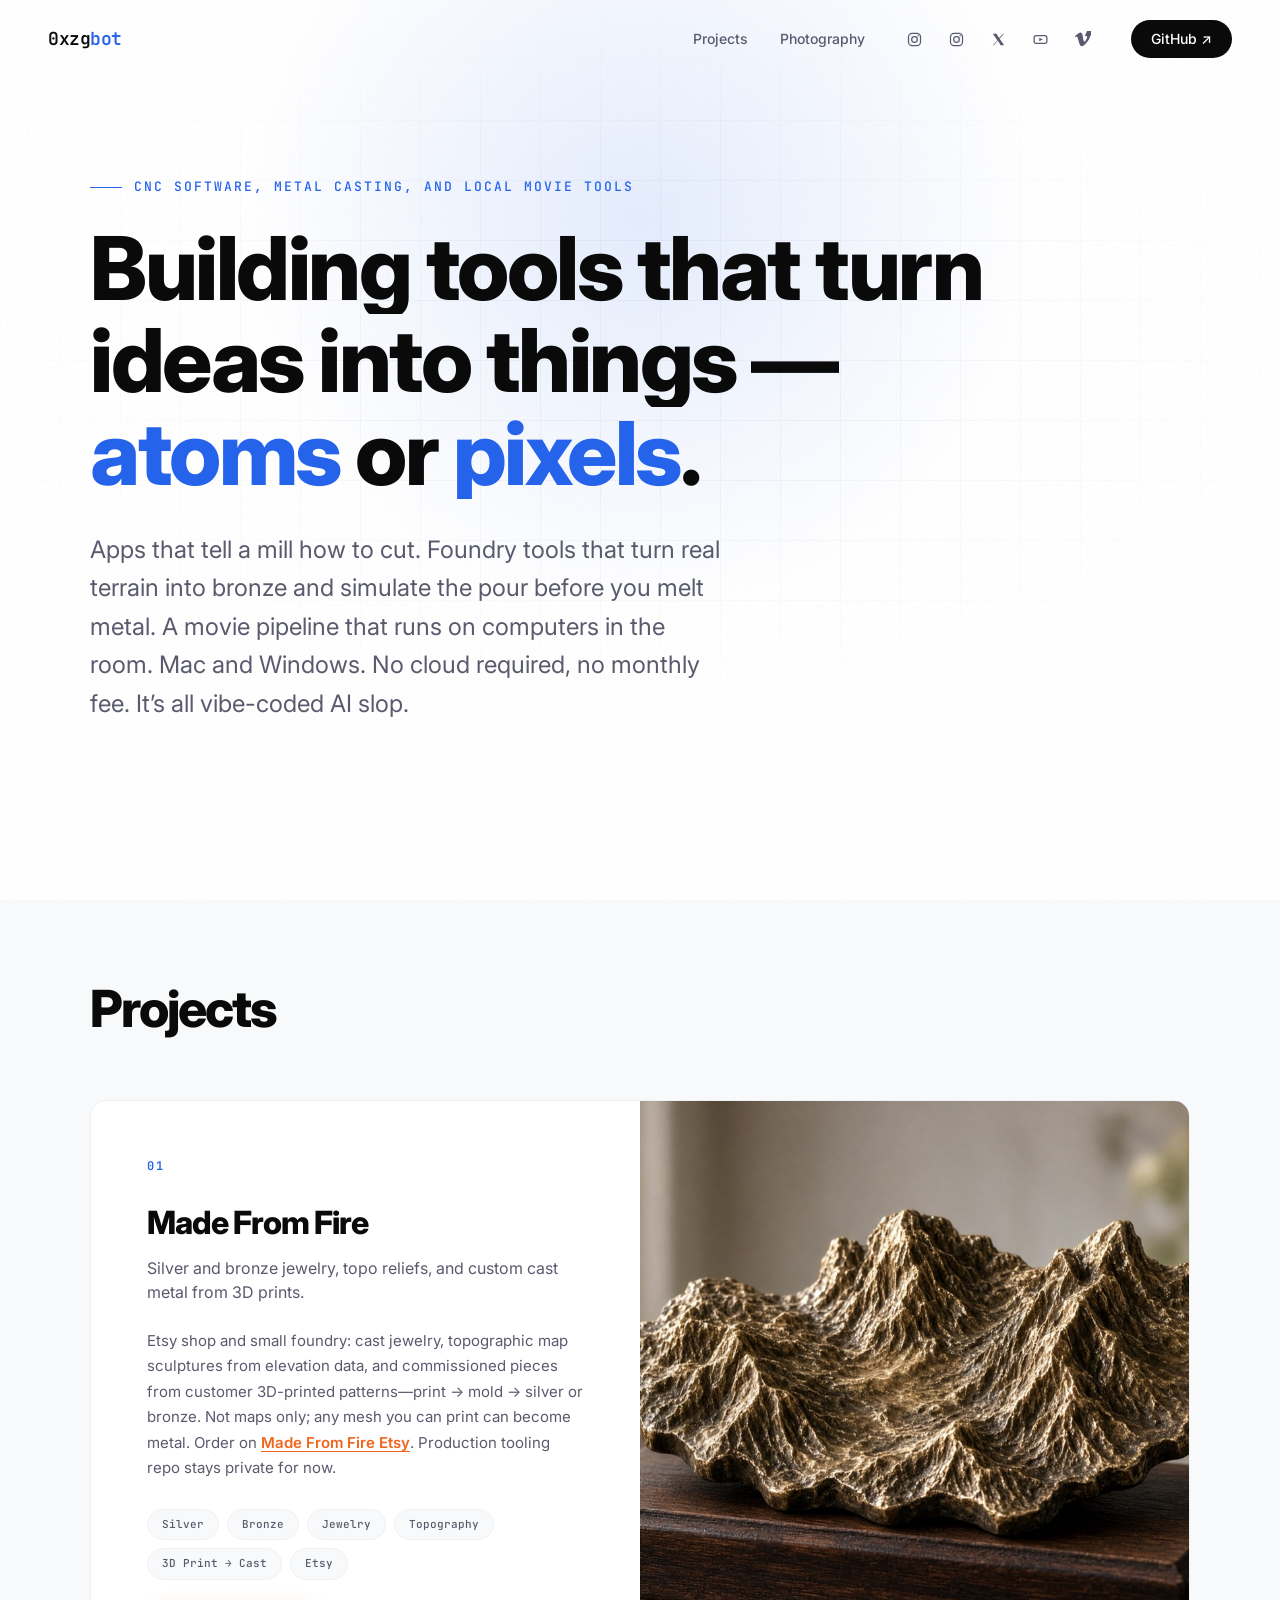
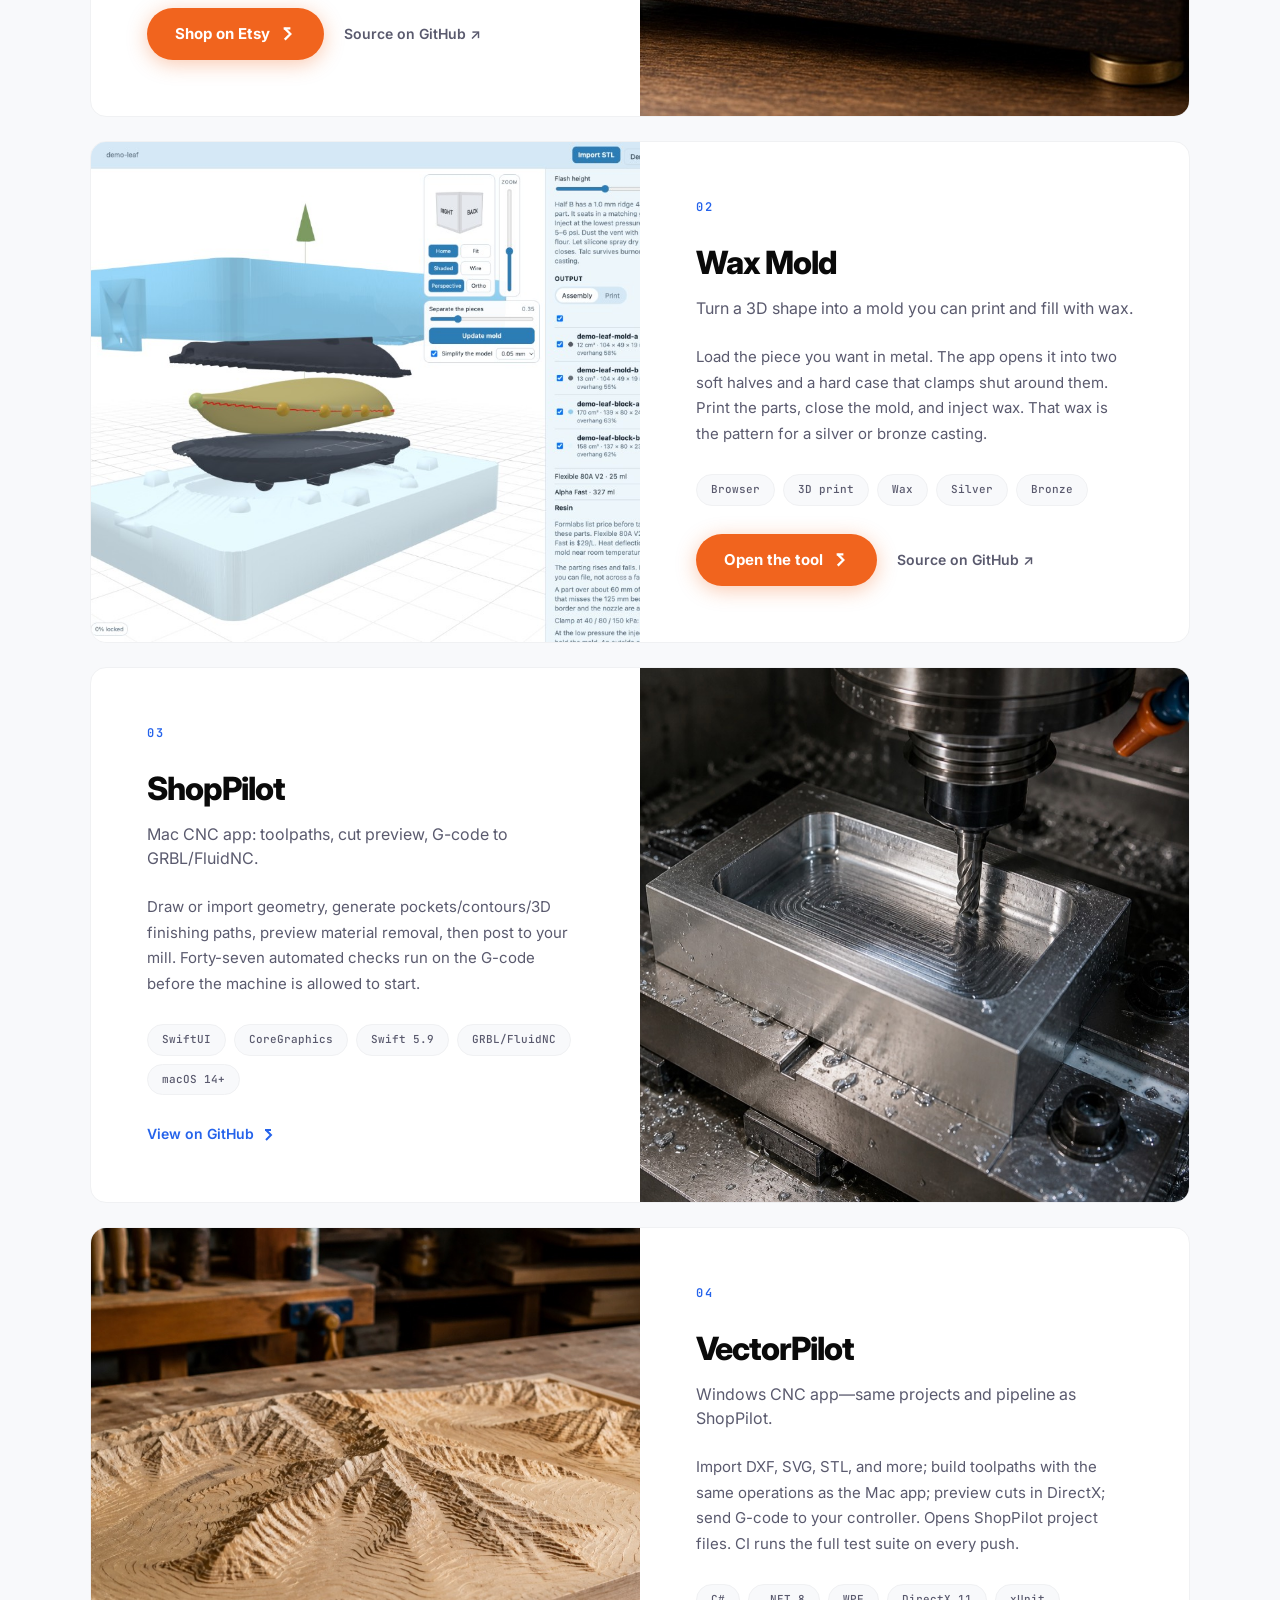
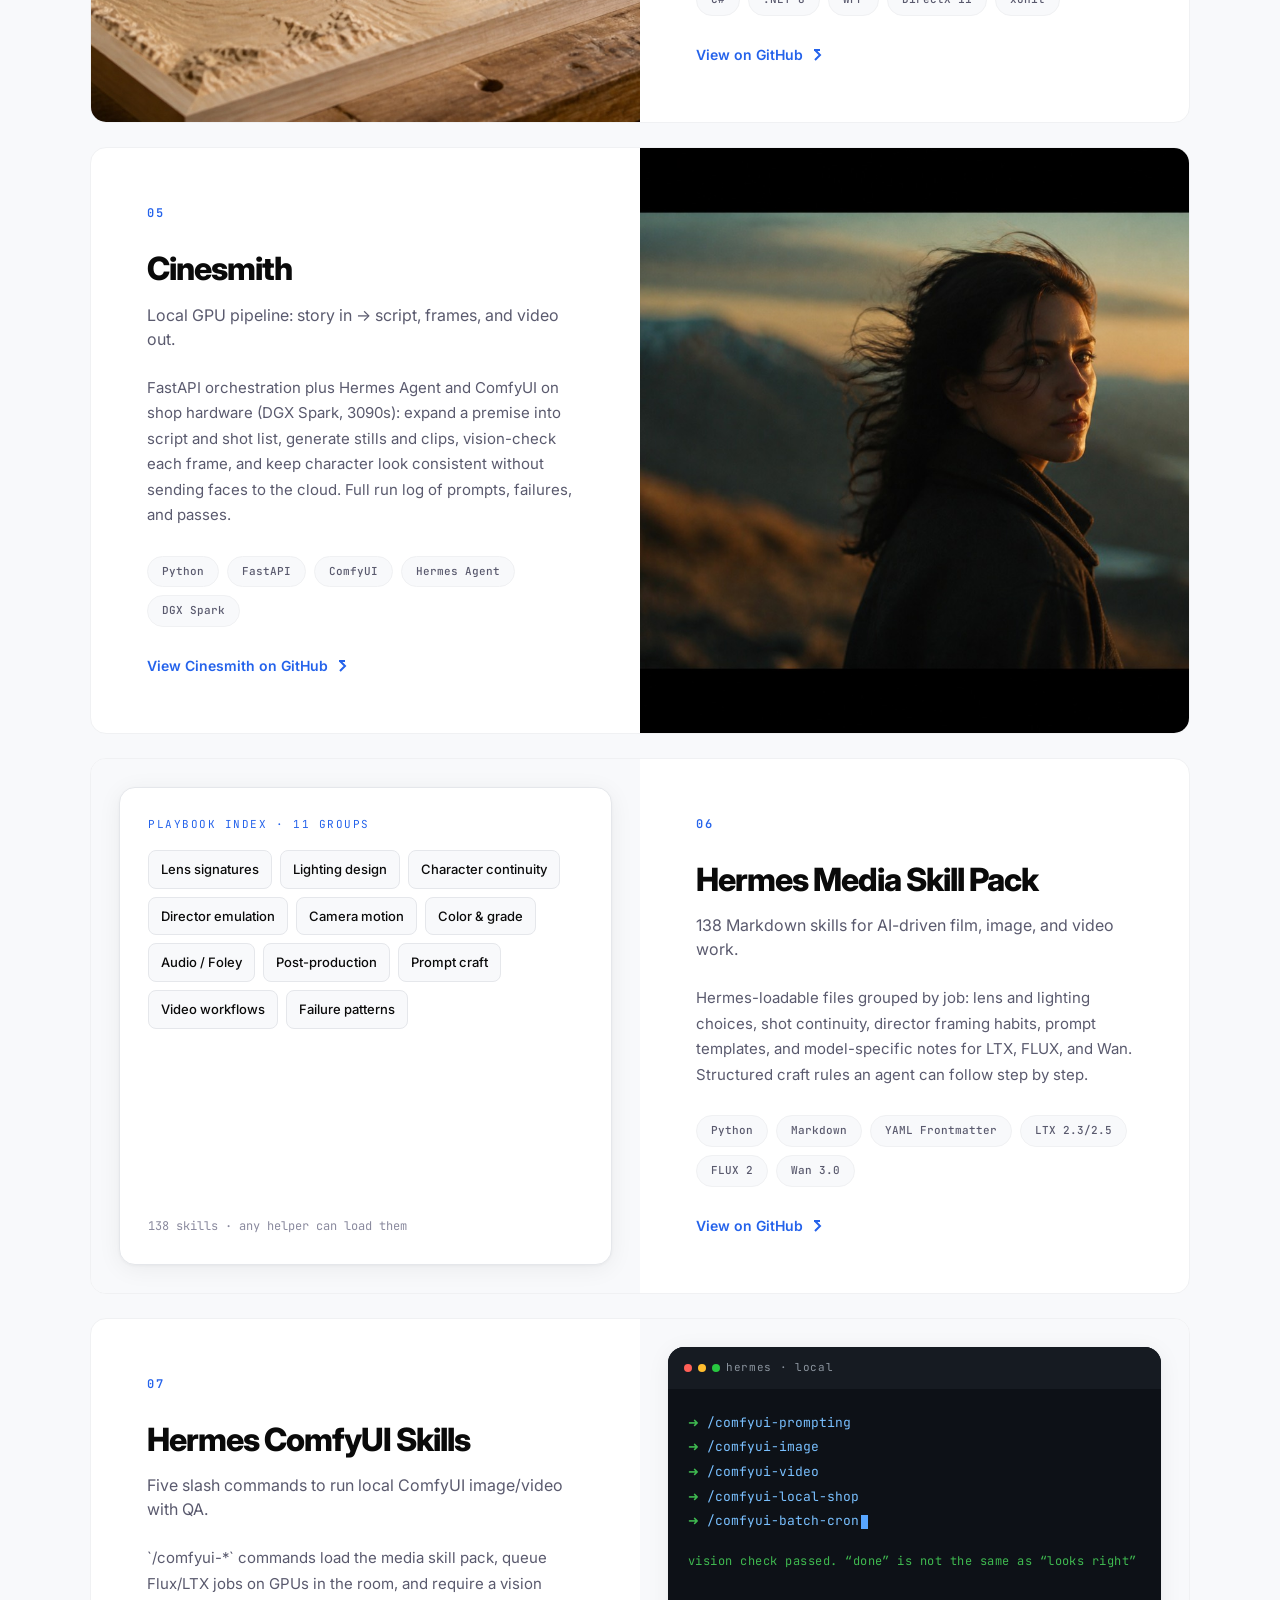
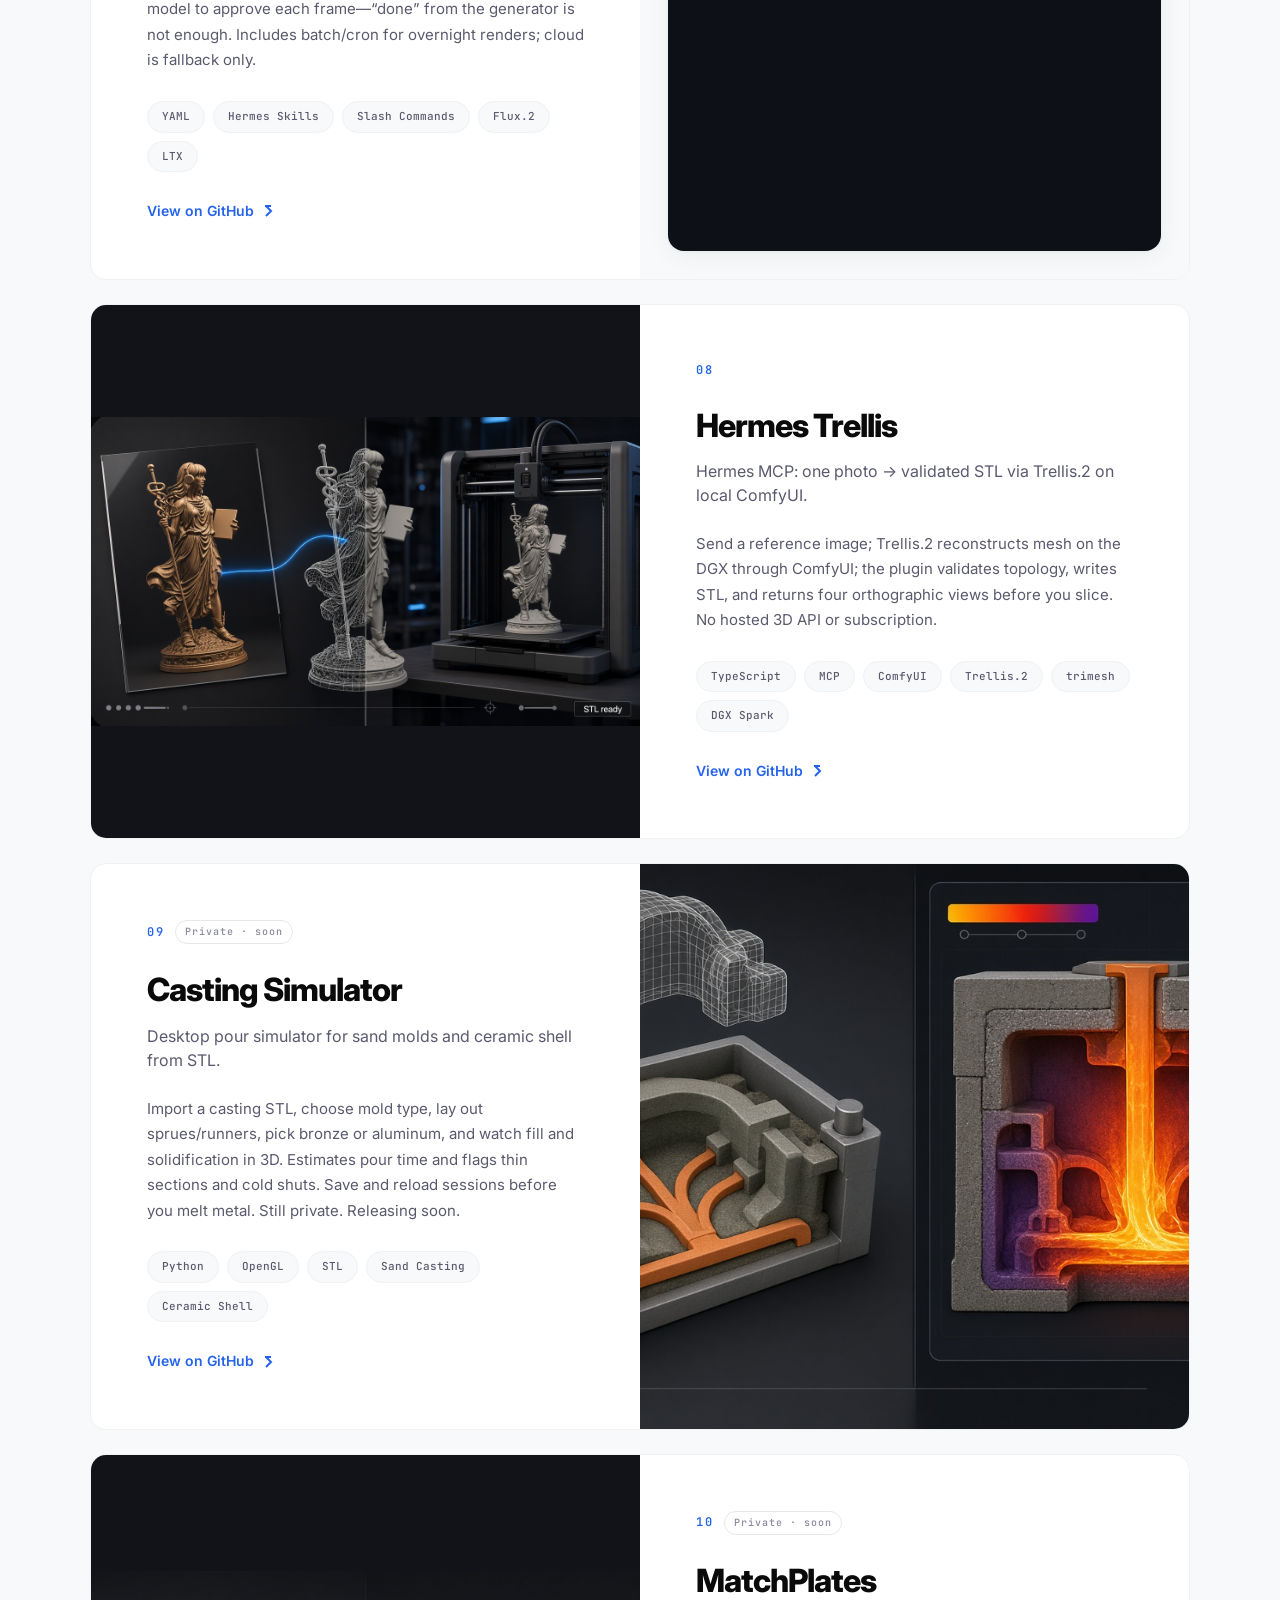
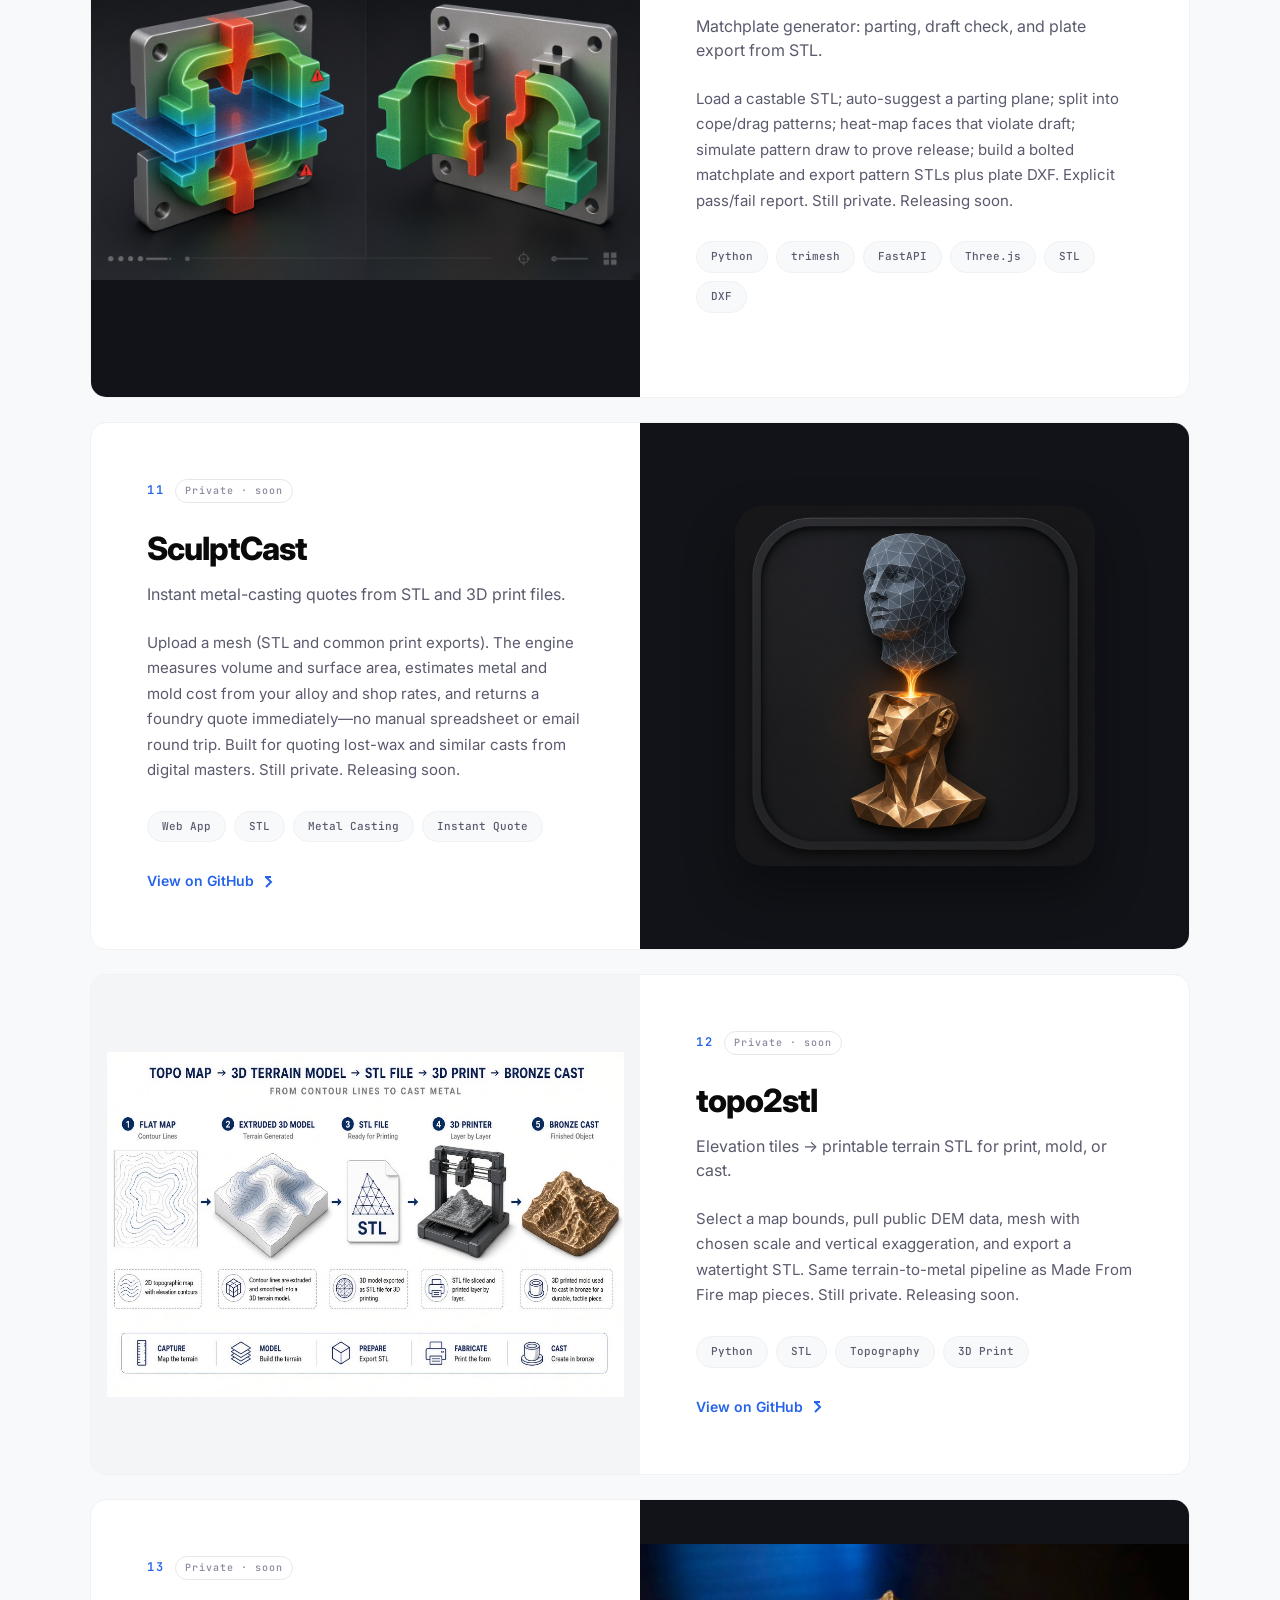
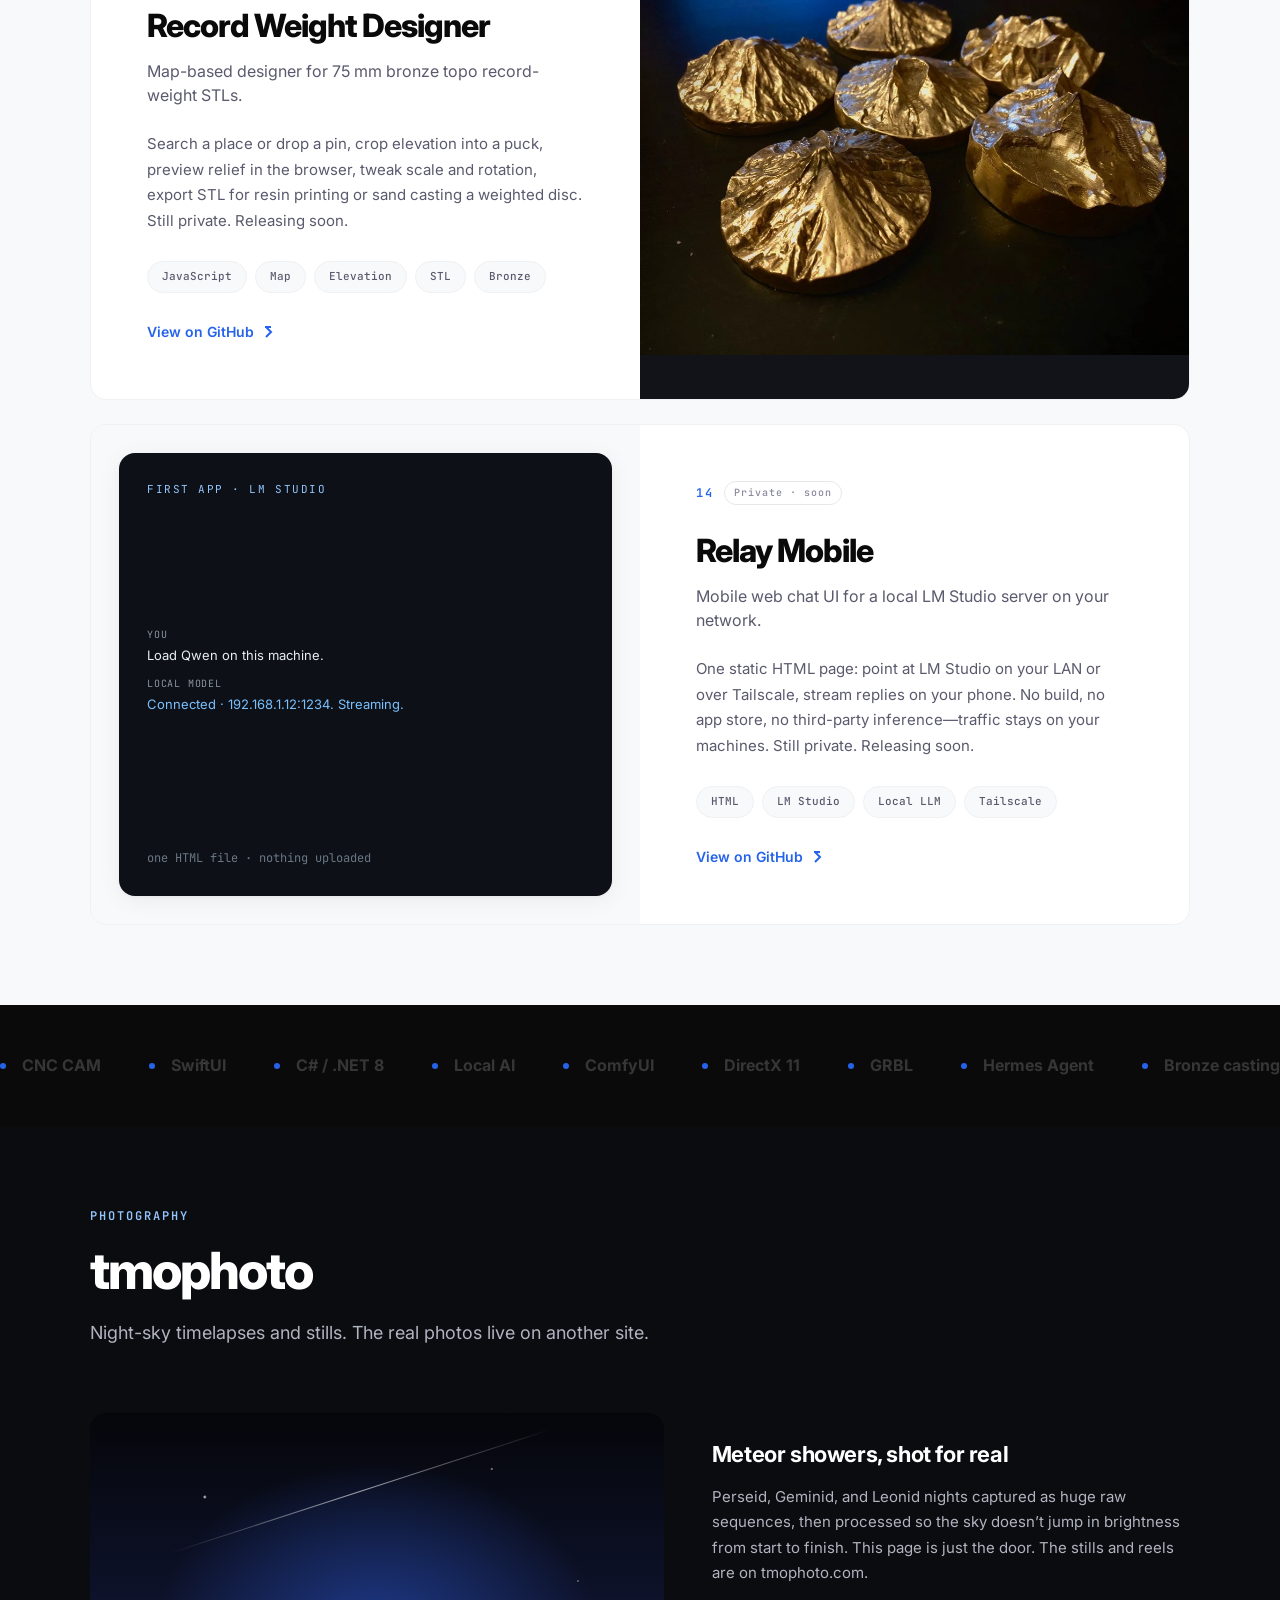
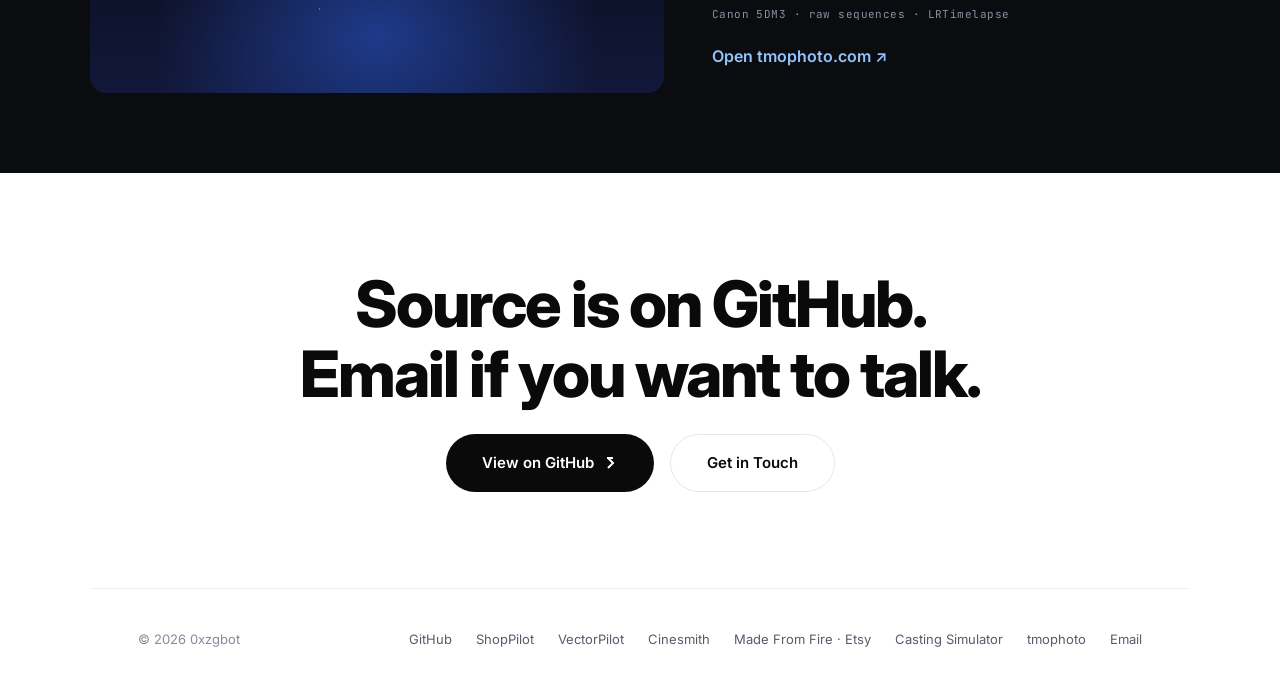
<file: index.html>
<!DOCTYPE html>
<html lang="en">
<head>
<meta charset="UTF-8">
<meta name="viewport" content="width=device-width, initial-scale=1.0">
<title>0xzgbot — tools that turn ideas into things</title>
<meta name="description" content="Mac and Windows apps that run a CNC mill, a movie pipeline that stays on computers in the room, and bronze cast from real terrain.">
<meta property="og:title" content="0xzgbot — atoms or pixels">
<meta property="og:description" content="CNC apps for Mac and Windows, foundry tools that turn terrain into bronze, and a movie pipeline that runs on hardware you own. No cloud required, no monthly fee.">
<link rel="preconnect" href="https://fonts.googleapis.com">
<link rel="preconnect" href="https://fonts.gstatic.com" crossorigin>
<link href="https://fonts.googleapis.com/css2?family=Inter:wght@400;500;600;700;800&family=JetBrains+Mono:wght@400;500;600&display=swap" rel="stylesheet">
<style>
*, *::before, *::after { margin: 0; padding: 0; box-sizing: border-box; }

:root {
  --bg: #ffffff;
  --bg-subtle: #f8f9fb;
  --text: #0a0a0a;
  --text-secondary: #5a5a6e;
  --text-tertiary: #8a8a9e;
  --accent: #2563eb;
  --accent-light: #3b82f6;
  --accent-glow: rgba(37, 99, 235, 0.12);
  --border: #e5e7eb;
  --border-light: #f0f1f3;
  --card-bg: #ffffff;
  --card-shadow: 0 1px 3px rgba(0,0,0,0.04), 0 4px 24px rgba(0,0,0,0.06);
  --card-hover-shadow: 0 8px 40px rgba(0,0,0,0.1);
  --radius: 16px;
  --mono: 'JetBrains Mono', ui-monospace, monospace;
  --sans: 'Inter', -apple-system, BlinkMacSystemFont, sans-serif;
  --nav-h: 72px;
}

html { scroll-behavior: smooth; }
section, #photography { scroll-margin-top: var(--nav-h); }

body {
  font-family: var(--sans);
  background: var(--bg);
  color: var(--text);
  line-height: 1.6;
  overflow-x: hidden;
  -webkit-font-smoothing: antialiased;
}

body::before {
  content: '';
  position: fixed;
  inset: 0;
  background-image: url("data:image/svg+xml,%3Csvg viewBox='0 0 256 256' xmlns='http://www.w3.org/2000/svg'%3E%3Cfilter id='n'%3E%3CfeTurbulence type='fractalNoise' baseFrequency='0.9' numOctaves='4' stitchTiles='stitch'/%3E%3C/filter%3E%3Crect width='100%25' height='100%25' filter='url(%23n)' opacity='0.03'/%3E%3C/svg%3E");
  pointer-events: none;
  z-index: 1;
}

:focus-visible {
  outline: 2px solid var(--accent);
  outline-offset: 3px;
}

.skip-link {
  position: absolute;
  left: -999px;
  top: 8px;
  z-index: 2000;
  background: var(--text);
  color: #fff;
  padding: 8px 14px;
  border-radius: 8px;
  font-weight: 600;
  text-decoration: none;
}
.skip-link:focus { left: 12px; }

/* ── Navigation ── */
nav {
  position: fixed;
  top: 0; left: 0; right: 0;
  z-index: 1000;
  padding: 20px 48px;
  display: flex;
  align-items: center;
  justify-content: space-between;
  transition: background 0.3s, padding 0.3s, border-color 0.3s;
}
nav.scrolled {
  background: rgba(255,255,255,0.9);
  backdrop-filter: blur(20px) saturate(180%);
  -webkit-backdrop-filter: blur(20px) saturate(180%);
  border-bottom: 1px solid var(--border-light);
  padding: 14px 48px;
}
.nav-logo {
  font-family: var(--mono);
  font-weight: 600;
  font-size: 18px;
  letter-spacing: -0.5px;
  color: var(--text);
  text-decoration: none;
  z-index: 2;
}
.nav-logo span { color: var(--accent); }
.nav-links { display: flex; gap: 32px; align-items: center; }
.nav-links a {
  font-size: 14px;
  font-weight: 500;
  color: var(--text-secondary);
  text-decoration: none;
  transition: color 0.2s;
  position: relative;
}
.nav-links a:hover { color: var(--text); }
.nav-social {
  display: flex;
  align-items: center;
  gap: 8px;
}
.nav-social a {
  display: inline-flex;
  align-items: center;
  justify-content: center;
  width: 34px;
  height: 34px;
  border-radius: 999px;
  color: var(--text-secondary);
  transition: color 0.2s, background 0.2s;
}
.nav-social a:hover {
  color: var(--text);
  background: var(--bg-subtle);
}
.nav-social svg {
  width: 17px;
  height: 17px;
  display: block;
}
.nav-cta {
  padding: 8px 20px;
  background: var(--text);
  color: #fff !important;
  border-radius: 100px;
  font-size: 13px;
  font-weight: 600;
}
.nav-cta:hover { background: var(--accent) !important; }
.nav-toggle {
  display: none;
  width: 44px;
  height: 44px;
  border: 0;
  background: transparent;
  cursor: pointer;
  align-items: center;
  justify-content: center;
  flex-direction: column;
  gap: 5px;
}
.nav-toggle span {
  display: block;
  width: 18px;
  height: 1.5px;
  background: var(--text);
  transition: transform 0.2s;
}
nav.open .nav-toggle span:nth-child(1) { transform: translateY(6.5px) rotate(45deg); }
nav.open .nav-toggle span:nth-child(2) { opacity: 0; }
nav.open .nav-toggle span:nth-child(3) { transform: translateY(-6.5px) rotate(-45deg); }

/* ── Hero ── */
.hero {
  min-height: 100vh;
  display: flex;
  flex-direction: column;
  justify-content: center;
  padding: 120px 48px 80px;
  position: relative;
  overflow: hidden;
}
.hero-grid-bg {
  position: absolute;
  inset: 0;
  background-image:
    linear-gradient(var(--border-light) 1px, transparent 1px),
    linear-gradient(90deg, var(--border-light) 1px, transparent 1px);
  background-size: 60px 60px;
  opacity: 0.6;
  mask-image: radial-gradient(ellipse 80% 60% at 50% 40%, black 30%, transparent 70%);
  -webkit-mask-image: radial-gradient(ellipse 80% 60% at 50% 40%, black 30%, transparent 70%);
}
.hero-glow {
  position: absolute;
  top: -20%; left: 50%;
  width: 800px; height: 800px;
  background: radial-gradient(circle, var(--accent-glow) 0%, transparent 70%);
  transform: translateX(-50%);
  pointer-events: none;
}
.hero-content { position: relative; z-index: 2; max-width: 1100px; margin: 0 auto; width: 100%; }
.hero-eyebrow {
  font-family: var(--mono);
  font-size: 13px;
  font-weight: 500;
  color: var(--accent);
  letter-spacing: 2px;
  text-transform: uppercase;
  margin-bottom: 24px;
  display: flex;
  align-items: center;
  gap: 12px;
}
.hero-eyebrow::before {
  content: '';
  width: 32px; height: 1.5px;
  background: var(--accent);
}
.hero-title {
  font-size: clamp(44px, 7vw, 88px);
  font-weight: 800;
  line-height: 1.05;
  letter-spacing: -2.5px;
  margin-bottom: 32px;
  color: var(--text);
}
.hero-title .line { display: block; overflow: hidden; }
.hero-title .line-inner { display: block; }
.hero-title .accent { color: var(--accent); }
.hero-subtitle {
  font-size: clamp(18px, 2.2vw, 24px);
  color: var(--text-secondary);
  max-width: 640px;
  line-height: 1.6;
  margin-bottom: 40px;
}

section { padding: 80px 48px; position: relative; }
.section-header { max-width: 1100px; margin: 0 auto 64px; }
.section-label {
  font-family: var(--mono);
  font-size: 12px;
  font-weight: 600;
  color: var(--accent);
  letter-spacing: 2px;
  text-transform: uppercase;
  margin-bottom: 16px;
}
.section-title {
  font-size: clamp(32px, 4vw, 56px);
  font-weight: 800;
  letter-spacing: -2px;
  line-height: 1.1;
  margin-bottom: 20px;
}
.section-desc {
  font-size: 18px;
  color: var(--text-secondary);
  max-width: 600px;
  line-height: 1.7;
}

/* ── Projects ── */
.projects-section { background: var(--bg-subtle); }
.projects-grid {
  max-width: 1100px;
  margin: 0 auto;
  display: flex;
  flex-direction: column;
  gap: 24px;
}
.project-card {
  display: grid;
  grid-template-columns: 1fr 1fr;
  min-height: 480px;
  border: 1px solid var(--border-light);
  background: var(--card-bg);
  border-radius: var(--radius);
  overflow: hidden;
  isolation: isolate;
}
.project-card:hover { box-shadow: var(--card-hover-shadow); z-index: 2; }
.project-card:nth-child(even) .project-visual { order: 1; }
.project-card:nth-child(even) .project-info { order: 2; }
.project-info {
  padding: 56px;
  display: flex;
  flex-direction: column;
  justify-content: center;
}
.project-number {
  font-family: var(--mono);
  font-size: 12px;
  color: var(--accent);
  letter-spacing: 2px;
  margin-bottom: 20px;
  font-weight: 600;
  display: flex;
  align-items: center;
  gap: 10px;
}
.wip {
  letter-spacing: 0.1em;
  font-size: 10px;
  font-weight: 500;
  color: var(--text-tertiary);
  border: 1px solid var(--border);
  padding: 3px 9px;
  border-radius: 100px;
}
.project-name {
  font-size: 32px;
  font-weight: 800;
  letter-spacing: -1px;
  margin-bottom: 8px;
}
.project-tagline {
  font-size: 16px;
  color: var(--text-secondary);
  margin-bottom: 24px;
  line-height: 1.5;
}
.project-desc {
  font-size: 15px;
  color: var(--text-secondary);
  line-height: 1.7;
  margin-bottom: 28px;
}
.project-stack {
  display: flex;
  flex-wrap: wrap;
  gap: 8px;
  margin-bottom: 28px;
}
.stack-tag {
  font-family: var(--mono);
  font-size: 11px;
  font-weight: 500;
  padding: 6px 14px;
  background: var(--bg-subtle);
  border: 1px solid var(--border-light);
  border-radius: 100px;
  color: var(--text-secondary);
}
.project-links { display: flex; gap: 20px; align-items: center; flex-wrap: wrap; }
.project-link {
  font-size: 14px;
  font-weight: 600;
  color: var(--accent);
  text-decoration: none;
  display: flex;
  align-items: center;
  gap: 6px;
}
.project-link:hover { gap: 10px; }
.project-link svg { width: 16px; height: 16px; }
.project-link-cta {
  padding: 14px 28px;
  background: #f1641e;
  color: #fff !important;
  border-radius: 100px;
  font-size: 15px;
  font-weight: 700;
  text-decoration: none;
  display: inline-flex;
  align-items: center;
  gap: 8px;
  box-shadow: 0 4px 20px rgba(241, 100, 30, 0.35);
  transition: background 0.2s, transform 0.2s, box-shadow 0.2s;
}
.project-link-cta:hover {
  background: #d8560f;
  transform: translateY(-1px);
  box-shadow: 0 8px 28px rgba(241, 100, 30, 0.45);
}
.project-link-cta svg { width: 18px; height: 18px; flex-shrink: 0; }
.project-link-secondary {
  font-size: 14px;
  font-weight: 600;
  color: var(--text-secondary);
  text-decoration: none;
}
.project-link-secondary:hover { color: var(--accent); }
.project-desc a.etsy-inline {
  color: #f1641e;
  font-weight: 600;
  text-decoration: underline;
  text-underline-offset: 3px;
}
.project-desc a.etsy-inline:hover { color: #d8560f; }
.project-note {
  font-family: var(--mono);
  font-size: 12px;
  color: var(--text-tertiary);
}

.project-visual {
  position: relative;
  min-height: 420px;
  background: #111318;
  overflow: hidden;
}
.project-visual.is-panel {
  background: var(--bg-subtle);
  display: flex;
  align-items: stretch;
  justify-content: stretch;
  padding: 28px;
}
.project-visual img {
  width: 100%;
  height: 100%;
  object-fit: cover;
  display: block;
}
.project-visual.is-diagram {
  background: #f4f5f7;
  display: flex;
  align-items: center;
  justify-content: center;
  padding: 16px;
}
.project-visual.is-diagram img {
  width: 100%;
  height: 100%;
  object-fit: contain;
  object-position: center;
}
.project-visual.is-icon {
  display: flex;
  align-items: center;
  justify-content: center;
  padding: 48px;
}
.project-visual.is-icon img {
  width: min(100%, 360px);
  height: auto;
  aspect-ratio: 1;
  object-fit: contain;
  border-radius: 28px;
  box-shadow: 0 24px 48px rgba(0, 0, 0, 0.35);
}
.project-visual.is-contain {
  display: flex;
  align-items: center;
  justify-content: center;
}
.project-visual.is-contain img {
  width: 100%;
  height: 100%;
  object-fit: contain;
  object-position: center;
}

.viz {
  width: 100%;
  height: 100%;
  min-height: 360px;
  border-radius: var(--radius);
  display: flex;
  flex-direction: column;
}
.viz-catalog {
  background: #fff;
  border: 1px solid var(--border);
  padding: 28px;
  justify-content: space-between;
  box-shadow: var(--card-shadow);
}
.viz-kicker {
  font-family: var(--mono);
  font-size: 11px;
  letter-spacing: 0.14em;
  text-transform: uppercase;
  color: var(--accent);
  margin-bottom: 16px;
}
.viz-pills {
  display: flex;
  flex-wrap: wrap;
  gap: 8px;
  flex: 1;
  align-content: flex-start;
}
.viz-pills span {
  font-size: 13px;
  font-weight: 500;
  padding: 8px 12px;
  border: 1px solid var(--border);
  border-radius: 8px;
  color: var(--text);
  background: var(--bg-subtle);
}
.viz-foot {
  margin-top: 20px;
  font-family: var(--mono);
  font-size: 12px;
  color: var(--text-tertiary);
}
.viz-cast, .viz-topo {
  background: #fff;
  border: 1px solid var(--border);
  padding: 28px;
  justify-content: space-between;
  box-shadow: var(--card-shadow);
}
.viz-steps {
  display: flex;
  gap: 8px;
}
.viz-step {
  flex: 1;
  background: var(--bg-subtle);
  border: 1px solid var(--border-light);
  border-radius: 10px;
  padding: 14px 12px;
  font-family: var(--mono);
  font-size: 10px;
  letter-spacing: 0.08em;
  text-transform: uppercase;
  color: var(--text-tertiary);
}
.viz-step strong {
  display: block;
  margin-top: 8px;
  font-family: var(--sans);
  font-size: 15px;
  font-weight: 700;
  letter-spacing: -0.3px;
  text-transform: none;
  color: var(--text);
}
.viz-metrics {
  display: grid;
  grid-template-columns: 1fr 1fr;
  gap: 10px;
  margin-top: 16px;
}
.viz-metrics div {
  background: var(--bg-subtle);
  border-radius: 8px;
  padding: 12px 14px;
  font-family: var(--mono);
  font-size: 11px;
  color: var(--text-tertiary);
}
.viz-metrics b {
  display: block;
  margin-top: 4px;
  font-family: var(--sans);
  font-size: 16px;
  color: var(--text);
  letter-spacing: -0.4px;
}
.viz-topo {
  background: #10141c;
  color: #9aa8b8;
  border: 0;
  overflow: hidden;
}
.viz-topo svg {
  width: 100%;
  flex: 1;
  min-height: 180px;
}
.viz-topo .viz-kicker { color: #93c5fd; }
.viz-topo .viz-foot { color: #6b7785; margin-top: 12px; }

.viz-cli {
  background: #0d1117;
  color: #c9d1d9;
  font-family: var(--mono);
  font-size: 13px;
  padding: 0;
  overflow: hidden;
  box-shadow: var(--card-shadow);
}
.viz-cli-bar {
  display: flex;
  align-items: center;
  gap: 6px;
  padding: 12px 16px;
  background: #161b22;
  color: #8b949e;
  font-size: 11px;
  letter-spacing: 0.06em;
}
.viz-cli-bar i {
  width: 8px; height: 8px; border-radius: 50%;
  background: #30363d;
  display: inline-block;
}
.viz-cli-bar i:nth-child(1) { background: #ff5f57; }
.viz-cli-bar i:nth-child(2) { background: #ffbd2e; }
.viz-cli-bar i:nth-child(3) { background: #28c840; }
.viz-cli-body { padding: 22px 20px 24px; line-height: 1.9; flex: 1; }
.viz-cli .prompt { color: #3fb950; }
.viz-cli .cmd { color: #79c0ff; }
.viz-cli .ok {
  margin-top: 16px;
  color: #3fb950;
  font-size: 12px;
  letter-spacing: 0.04em;
}
.viz-cli .cursor {
  display: inline-block;
  width: 7px; height: 14px;
  background: #58a6ff;
  vertical-align: text-bottom;
  margin-left: 2px;
}
.viz-chat {
  background: #0d1117;
  color: #c9d1d9;
  padding: 28px;
  justify-content: space-between;
  box-shadow: var(--card-shadow);
}
.viz-chat .viz-kicker { color: #93c5fd; }
.chat-line {
  font-size: 13px;
  line-height: 1.5;
  margin-bottom: 10px;
}
.chat-line span {
  display: block;
  font-family: var(--mono);
  font-size: 10px;
  letter-spacing: 0.08em;
  text-transform: uppercase;
  color: #8b949e;
  margin-bottom: 4px;
}
.chat-line.you { color: #e6edf3; }
.chat-line.bot { color: #79c0ff; }
.viz-chat .viz-foot { color: #6b7785; margin-top: 12px; }

/* ── Photography ── */
.photography-section { background: #0b0c10; color: #fff; }
.photography-section .section-label { color: #93c5fd; }
.photography-section .section-title { color: #fff; }
.photography-section .section-desc { color: #b0b4c0; }
.photo-band {
  max-width: 1100px;
  margin: 0 auto;
  display: grid;
  grid-template-columns: 1.2fr 1fr;
  gap: 48px;
  align-items: center;
}
.photo-sky {
  height: 280px;
  border-radius: var(--radius);
  background:
    radial-gradient(2px 2px at 20% 30%, rgba(255,255,255,0.9), transparent),
    radial-gradient(1.5px 1.5px at 70% 20%, rgba(255,255,255,0.7), transparent),
    radial-gradient(1px 1px at 40% 70%, rgba(255,255,255,0.6), transparent),
    radial-gradient(1.5px 1.5px at 85% 60%, rgba(255,255,255,0.5), transparent),
    radial-gradient(ellipse at 50% 80%, #1e3a8a 0%, transparent 55%),
    linear-gradient(180deg, #05060a 0%, #12183a 100%);
  position: relative;
  overflow: hidden;
}
.photo-sky span {
  position: absolute;
  left: 12%;
  top: 28%;
  width: 70%;
  height: 1px;
  background: linear-gradient(90deg, transparent, rgba(255,255,255,0.85), transparent);
  transform: rotate(-18deg);
  opacity: 0.7;
}
.photo-copy h3 {
  font-size: 22px;
  font-weight: 700;
  margin-bottom: 12px;
  letter-spacing: -0.4px;
}
.photo-copy p {
  font-size: 15px;
  color: #b0b4c0;
  line-height: 1.7;
  margin-bottom: 20px;
}
.photo-copy a {
  color: #93c5fd;
  font-weight: 600;
  text-decoration: none;
}
.photo-copy a:hover { text-decoration: underline; }
.photo-meta {
  font-family: var(--mono);
  font-size: 11px;
  color: #8b90a0;
  margin-bottom: 20px;
  letter-spacing: 0.04em;
}

/* ── Marquee ── */
.marquee-section {
  padding: 48px 0;
  background: var(--text);
  overflow: hidden;
}
.marquee-track {
  display: flex;
  gap: 48px;
  width: max-content;
  animation: marquee 36s linear infinite;
}
.marquee-section:hover .marquee-track { animation-play-state: paused; }
@keyframes marquee {
  0% { transform: translateX(0); }
  100% { transform: translateX(-50%); }
}
.marquee-item {
  font-size: 16px;
  font-weight: 700;
  color: rgba(255,255,255,0.18);
  white-space: nowrap;
  display: flex;
  align-items: center;
  gap: 16px;
}
.marquee-item .dot {
  width: 6px; height: 6px;
  border-radius: 50%;
  background: var(--accent);
}

/* ── CTA ── */
.cta-section {
  background: var(--bg);
  text-align: center;
  padding: 96px 48px;
}
.cta-title {
  font-size: clamp(36px, 5vw, 64px);
  font-weight: 800;
  letter-spacing: -2px;
  margin-bottom: 24px;
  line-height: 1.1;
}
.cta-desc {
  font-size: 18px;
  color: var(--text-secondary);
  max-width: 500px;
  margin: 0 auto 40px;
  line-height: 1.7;
}
.cta-buttons {
  display: flex;
  gap: 16px;
  justify-content: center;
  flex-wrap: wrap;
}
.btn {
  padding: 16px 36px;
  border-radius: 100px;
  font-size: 15px;
  font-weight: 600;
  text-decoration: none;
  display: inline-flex;
  align-items: center;
  gap: 8px;
}
.btn-primary { background: var(--text); color: #fff; }
.btn-primary:hover { background: var(--accent); }
.btn-secondary {
  background: transparent;
  color: var(--text);
  border: 1.5px solid var(--border);
}
.btn-secondary:hover { border-color: var(--accent); color: var(--accent); }

footer {
  padding: 40px 48px;
  border-top: 1px solid var(--border-light);
  display: flex;
  justify-content: space-between;
  align-items: center;
  max-width: 1100px;
  margin: 0 auto;
  width: 100%;
}
.footer-text { font-size: 13px; color: var(--text-tertiary); }
.footer-links { display: flex; gap: 24px; flex-wrap: wrap; }
.footer-links a {
  font-size: 13px;
  color: var(--text-secondary);
  text-decoration: none;
}
.footer-links a:hover { color: var(--accent); }

.reveal { opacity: 1; transform: none; }

@media (prefers-reduced-motion: no-preference) {
  html.js .reveal {
    opacity: 0;
    transform: translateY(24px);
    transition: opacity 0.7s cubic-bezier(0.16, 1, 0.3, 1), transform 0.7s cubic-bezier(0.16, 1, 0.3, 1);
  }
  html.js .reveal.visible { opacity: 1; transform: none; }
  html.js .reveal-delay-1 { transition-delay: 0.08s; }
  html.js .reveal-delay-2 { transition-delay: 0.16s; }

  .hero-title .line-inner {
    animation: titleRise 1.1s cubic-bezier(0.16, 1, 0.3, 1) both;
  }
  .hero-title .line:nth-child(2) .line-inner { animation-delay: 0.1s; }
  .hero-title .line:nth-child(3) .line-inner { animation-delay: 0.2s; }
  @keyframes titleRise {
    from { transform: translateY(110%); }
    to { transform: translateY(0); }
  }
  .viz-cli .cursor { animation: blink 1s step-end infinite; }
  @keyframes blink { 50% { opacity: 0; } }
}

@media (prefers-reduced-motion: reduce) {
  html { scroll-behavior: auto; }
  .marquee-track { animation: none; }
  .hero-title .line-inner { animation: none; transform: none; }
}

@media (max-width: 900px) {
  nav { padding: 12px 20px; }
  nav.scrolled { padding: 10px 20px; }
  .nav-toggle { display: flex; }
  .nav-links {
    display: none;
    position: absolute;
    top: 100%;
    left: 0; right: 0;
    flex-direction: column;
    align-items: flex-start;
    gap: 8px;
    background: #fff;
    padding: 8px 20px 20px;
    border-bottom: 1px solid var(--border);
  }
  nav.open .nav-links { display: flex; }
  .nav-social {
    flex-wrap: wrap;
    margin-top: 4px;
  }
  .nav-cta { margin-top: 8px; }
  section { padding: 72px 20px; }
  .hero { padding: 100px 20px 56px; }
  .project-card { grid-template-columns: 1fr; min-height: auto; }
  .project-card:nth-child(even) .project-visual,
  .project-card:nth-child(even) .project-info { order: 0; }
  .project-info { padding: 36px 24px; }
  .project-visual { min-height: 260px; }
  .viz-steps { flex-direction: column; }
  .photo-band { grid-template-columns: 1fr; gap: 24px; }
  .cta-section { padding: 80px 20px; }
  footer { flex-direction: column; gap: 16px; text-align: center; }
}
</style>
<script>document.documentElement.classList.add('js');</script>
</head>
<body id="top">

<a class="skip-link" href="#projects">Skip to projects</a>

<nav id="navbar">
  <a href="#top" class="nav-logo">0xzg<span>bot</span></a>
  <button class="nav-toggle" type="button" aria-label="Open menu" aria-expanded="false" aria-controls="nav-menu">
    <span></span><span></span><span></span>
  </button>
  <div class="nav-links" id="nav-menu">
    <a href="#projects">Projects</a>
    <a href="#photography">Photography</a>
    <div class="nav-social" aria-label="Social links">
      <a href="https://www.instagram.com/made.from.fire/" target="_blank" rel="noopener noreferrer" aria-label="Instagram: Made From Fire (@made.from.fire)">
        <svg viewBox="0 0 24 24" fill="none" stroke="currentColor" stroke-width="1.75" aria-hidden="true"><rect x="3.5" y="3.5" width="17" height="17" rx="5"/><circle cx="12" cy="12" r="4"/><circle cx="17.2" cy="6.8" r="1" fill="currentColor" stroke="none"/></svg>
      </a>
      <a href="https://www.instagram.com/tmophotos/" target="_blank" rel="noopener noreferrer" aria-label="Instagram: tmophotos (@tmophotos)">
        <svg viewBox="0 0 24 24" fill="none" stroke="currentColor" stroke-width="1.75" aria-hidden="true"><rect x="3.5" y="3.5" width="17" height="17" rx="5"/><circle cx="12" cy="12" r="4"/><circle cx="17.2" cy="6.8" r="1" fill="currentColor" stroke="none"/></svg>
      </a>
      <a href="https://x.com/tmophoto" target="_blank" rel="noopener noreferrer" aria-label="X: @tmophoto">
        <svg viewBox="0 0 24 24" fill="currentColor" aria-hidden="true"><path d="M13.6 10.8 19.7 4h-1.4l-5.3 5.9L9.1 4H4l6.4 9.3L4 20h1.4l5.6-6.2 4.2 6.2H20l-6.4-9.2Z"/></svg>
      </a>
      <a href="https://www.youtube.com/@tmophoto" target="_blank" rel="noopener noreferrer" aria-label="YouTube: tmophoto">
        <svg viewBox="0 0 24 24" fill="none" stroke="currentColor" stroke-width="1.75" aria-hidden="true"><rect x="3" y="6.5" width="18" height="11" rx="3"/><path d="M10.2 9.4v5.2l5.1-2.6-5.1-2.6Z" fill="currentColor" stroke="none"/></svg>
      </a>
      <a href="https://vimeo.com/tmophoto" target="_blank" rel="noopener noreferrer" aria-label="Vimeo: tmophoto">
        <svg viewBox="0 0 24 24" fill="currentColor" aria-hidden="true"><path d="M22.6 7.3c-.1 2.1-1.6 5-4.4 8.6-2.9 3.7-5.4 5.5-7.4 5.5-1.2 0-2.3-1.1-3.2-3.3-.6-2.2-1.2-4.4-1.8-6.6-.6-2.5-1.3-3.8-2-3.8-.2 0-.8.4-1.9 1.1L1.4 7.5c1.2-1 2.4-2.1 3.6-3.1 1.6-1.4 2.8-2.1 3.6-2.2 1.9-.2 3.1 1.1 3.5 3.9.5 3 .8 4.9 1 5.6.5 2.3 1.1 3.4 1.7 3.4.5 0 1.2-.8 2.1-2.3 1-1.6 1.5-2.8 1.6-3.6.1-1.4-.4-2.1-1.5-2.1-.5 0-1.1.1-1.7.4 3.4-11.2 9.9-16.6 12.8-15.6 2.3.8 3.4 3 3.3 6.5Z"/></svg>
      </a>
    </div>
    <a href="https://github.com/0xzgbot" target="_blank" rel="noopener noreferrer" class="nav-cta">GitHub ↗</a>
  </div>
</nav>

<section class="hero">
  <div class="hero-grid-bg"></div>
  <div class="hero-glow"></div>
  <div class="hero-content">
    <div class="hero-eyebrow reveal">CNC software, metal casting, and local movie tools</div>
    <h1 class="hero-title">
      <span class="line"><span class="line-inner">Building tools that turn</span></span>
      <span class="line"><span class="line-inner">ideas into things —</span></span>
      <span class="line"><span class="line-inner"><span class="accent">atoms</span> or <span class="accent">pixels</span>.</span></span>
    </h1>
    <p class="hero-subtitle reveal reveal-delay-1">
      Apps that tell a mill how to cut. Foundry tools that turn real terrain into bronze and simulate
      the pour before you melt metal. A movie pipeline that runs on computers in the room.
      Mac and Windows. No cloud required, no monthly fee. It’s all vibe-coded AI slop.
    </p>
  </div>
</section>

<section class="projects-section" id="projects">
  <div class="section-header">
    <h2 class="section-title reveal">Projects</h2>
  </div>

  <div class="projects-grid">
    <article class="project-card reveal">
      <div class="project-info">
        <div class="project-number">01</div>
        <h3 class="project-name">Made From Fire</h3>
        <p class="project-tagline">Silver and bronze jewelry, topo reliefs, and custom cast metal from 3D prints.</p>
        <p class="project-desc">
          Etsy shop and small foundry: cast jewelry, topographic map sculptures from elevation data,
          and commissioned pieces from customer 3D-printed patterns—print → mold → silver or bronze.
          Not maps only; any mesh you can print can become metal. Order on
          <a href="https://madefromfire.etsy.com" target="_blank" rel="noopener noreferrer" class="etsy-inline">Made From Fire Etsy</a>.
          Production tooling repo stays private for now.
        </p>
        <div class="project-stack">
          <span class="stack-tag">Silver</span>
          <span class="stack-tag">Bronze</span>
          <span class="stack-tag">Jewelry</span>
          <span class="stack-tag">Topography</span>
          <span class="stack-tag">3D Print → Cast</span>
          <span class="stack-tag">Etsy</span>
        </div>
        <div class="project-links">
          <a href="https://madefromfire.etsy.com" target="_blank" rel="noopener noreferrer" class="project-link-cta">
            Shop on Etsy
            <svg viewBox="0 0 16 16" fill="none" stroke="currentColor" stroke-width="2"><path d="M6 3l5 5-5 5"/><path d="M11 3H5"/></svg>
          </a>
          <a href="https://github.com/0xzgbot/made-from-fire" target="_blank" rel="noopener noreferrer" class="project-link-secondary">Source on GitHub ↗</a>
        </div>
      </div>
      <div class="project-visual">
        <img src="0xzgbot-portfolio-images/made-from-fire-web.jpg" alt="Cast silver and bronze jewelry and topographic metal pieces" width="1400" height="933" loading="eager">
      </div>
    </article>

    <article class="project-card reveal">
      <div class="project-info">
        <div class="project-number">02</div>
        <h3 class="project-name">Wax Mold</h3>
        <p class="project-tagline">Turn a 3D shape into a mold you can print and fill with wax.</p>
        <p class="project-desc">
          Load the piece you want in metal. The app opens it into two soft halves and a hard case
          that clamps shut around them. Print the parts, close the mold, and inject wax. That wax
          is the pattern for a silver or bronze casting.
        </p>
        <div class="project-stack">
          <span class="stack-tag">Browser</span>
          <span class="stack-tag">3D print</span>
          <span class="stack-tag">Wax</span>
          <span class="stack-tag">Silver</span>
          <span class="stack-tag">Bronze</span>
        </div>
        <div class="project-links">
          <a href="https://0xzgbot.github.io/wax-mold/" target="_blank" rel="noopener noreferrer" class="project-link-cta">
            Open the tool
            <svg viewBox="0 0 16 16" fill="none" stroke="currentColor" stroke-width="2"><path d="M6 3l5 5-5 5"/><path d="M11 3H5"/></svg>
          </a>
          <a href="https://github.com/0xzgbot/wax-mold" target="_blank" rel="noopener noreferrer" class="project-link-secondary">Source on GitHub ↗</a>
        </div>
      </div>
      <div class="project-visual">
        <img src="0xzgbot-portfolio-images/wax-mold-web.jpg" alt="A mold opened around a wax pattern, with the soft halves and hard cases pulled apart" width="1024" height="745" loading="eager">
      </div>
    </article>

    <article class="project-card reveal">
      <div class="project-info">
        <div class="project-number">03</div>
        <h3 class="project-name">ShopPilot</h3>
        <p class="project-tagline">Mac CNC app: toolpaths, cut preview, G-code to GRBL/FluidNC.</p>
        <p class="project-desc">
          Draw or import geometry, generate pockets/contours/3D finishing paths, preview material
          removal, then post to your mill. Forty-seven automated checks run on the G-code before
          the machine is allowed to start.
        </p>
        <div class="project-stack">
          <span class="stack-tag">SwiftUI</span>
          <span class="stack-tag">CoreGraphics</span>
          <span class="stack-tag">Swift 5.9</span>
          <span class="stack-tag">GRBL/FluidNC</span>
          <span class="stack-tag">macOS 14+</span>
        </div>
        <div class="project-links">
          <a href="https://github.com/0xzgbot/ShopPilot" target="_blank" rel="noopener noreferrer" class="project-link">
            View on GitHub
            <svg viewBox="0 0 16 16" fill="none" stroke="currentColor" stroke-width="2"><path d="M6 3l5 5-5 5"/><path d="M11 3H5"/></svg>
          </a>
        </div>
      </div>
      <div class="project-visual">
        <img src="0xzgbot-portfolio-images/shoppilot-cut-web.jpg" alt="Illustrative photo of a CNC mill cutting a pocket in aluminum" width="1400" height="933" loading="lazy">
      </div>
    </article>

    <article class="project-card reveal">
      <div class="project-info">
        <div class="project-number">04</div>
        <h3 class="project-name">VectorPilot</h3>
        <p class="project-tagline">Windows CNC app—same projects and pipeline as ShopPilot.</p>
        <p class="project-desc">
          Import DXF, SVG, STL, and more; build toolpaths with the same operations as the Mac app;
          preview cuts in DirectX; send G-code to your controller. Opens ShopPilot project files.
          CI runs the full test suite on every push.
        </p>
        <div class="project-stack">
          <span class="stack-tag">C#</span>
          <span class="stack-tag">.NET 8</span>
          <span class="stack-tag">WPF</span>
          <span class="stack-tag">DirectX 11</span>
          <span class="stack-tag">xUnit</span>
        </div>
        <div class="project-links">
          <a href="https://github.com/0xzgbot/VectorPilot" target="_blank" rel="noopener noreferrer" class="project-link">
            View on GitHub
            <svg viewBox="0 0 16 16" fill="none" stroke="currentColor" stroke-width="2"><path d="M6 3l5 5-5 5"/><path d="M11 3H5"/></svg>
          </a>
        </div>
      </div>
      <div class="project-visual">
        <img src="0xzgbot-portfolio-images/vectorpilot-relief-web.jpg" alt="Illustrative photo of a CNC-carved wooden topographic relief" width="1400" height="933" loading="lazy">
      </div>
    </article>

    <article class="project-card reveal">
      <div class="project-info">
        <div class="project-number">05</div>
        <h3 class="project-name">Cinesmith</h3>
        <p class="project-tagline">Local GPU pipeline: story in → script, frames, and video out.</p>
        <p class="project-desc">
          FastAPI orchestration plus Hermes Agent and ComfyUI on shop hardware (DGX Spark, 3090s):
          expand a premise into script and shot list, generate stills and clips, vision-check each
          frame, and keep character look consistent without sending faces to the cloud. Full run log
          of prompts, failures, and passes.
        </p>
        <div class="project-stack">
          <span class="stack-tag">Python</span>
          <span class="stack-tag">FastAPI</span>
          <span class="stack-tag">ComfyUI</span>
          <span class="stack-tag">Hermes Agent</span>
          <span class="stack-tag">DGX Spark</span>
        </div>
        <div class="project-links">
          <a href="https://github.com/0xzgbot/forge-nps-v01" target="_blank" rel="noopener noreferrer" class="project-link">
            View Cinesmith on GitHub
            <svg viewBox="0 0 16 16" fill="none" stroke="currentColor" stroke-width="2"><path d="M6 3l5 5-5 5"/><path d="M11 3H5"/></svg>
          </a>
        </div>
      </div>
      <div class="project-visual">
        <img src="0xzgbot-portfolio-images/cinesmith-frame-web.jpg" alt="Illustrative cinematic still of a figure on a ridgeline at golden hour" width="1400" height="933" loading="lazy">
      </div>
    </article>

    <article class="project-card reveal">
      <div class="project-info">
        <div class="project-number">06</div>
        <h3 class="project-name">Hermes Media Skill Pack</h3>
        <p class="project-tagline">138 Markdown skills for AI-driven film, image, and video work.</p>
        <p class="project-desc">
          Hermes-loadable files grouped by job: lens and lighting choices, shot continuity, director
          framing habits, prompt templates, and model-specific notes for LTX, FLUX, and Wan. Structured
          craft rules an agent can follow step by step.
        </p>
        <div class="project-stack">
          <span class="stack-tag">Python</span>
          <span class="stack-tag">Markdown</span>
          <span class="stack-tag">YAML Frontmatter</span>
          <span class="stack-tag">LTX 2.3/2.5</span>
          <span class="stack-tag">FLUX 2</span>
          <span class="stack-tag">Wan 3.0</span>
        </div>
        <div class="project-links">
          <a href="https://github.com/0xzgbot/hermes-media-skill-pack" target="_blank" rel="noopener noreferrer" class="project-link">
            View on GitHub
            <svg viewBox="0 0 16 16" fill="none" stroke="currentColor" stroke-width="2"><path d="M6 3l5 5-5 5"/><path d="M11 3H5"/></svg>
          </a>
        </div>
      </div>
      <div class="project-visual is-panel">
        <div class="viz viz-catalog" aria-hidden="true">
          <div class="viz-kicker">Playbook index · 11 groups</div>
          <div class="viz-pills">
            <span>Lens signatures</span>
            <span>Lighting design</span>
            <span>Character continuity</span>
            <span>Director emulation</span>
            <span>Camera motion</span>
            <span>Color & grade</span>
            <span>Audio / Foley</span>
            <span>Post-production</span>
            <span>Prompt craft</span>
            <span>Video workflows</span>
            <span>Failure patterns</span>
          </div>
          <div class="viz-foot">138 skills · any helper can load them</div>
        </div>
      </div>
    </article>

    <article class="project-card reveal">
      <div class="project-info">
        <div class="project-number">07</div>
        <h3 class="project-name">Hermes ComfyUI Skills</h3>
        <p class="project-tagline">Five slash commands to run local ComfyUI image/video with QA.</p>
        <p class="project-desc">
          `/comfyui-*` commands load the media skill pack, queue Flux/LTX jobs on GPUs in the room,
          and require a vision model to approve each frame—“done” from the generator is not enough.
          Includes batch/cron for overnight renders; cloud is fallback only.
        </p>
        <div class="project-stack">
          <span class="stack-tag">YAML</span>
          <span class="stack-tag">Hermes Skills</span>
          <span class="stack-tag">Slash Commands</span>
          <span class="stack-tag">Flux.2</span>
          <span class="stack-tag">LTX</span>
        </div>
        <div class="project-links">
          <a href="https://github.com/0xzgbot/hermes-comfyui-skills" target="_blank" rel="noopener noreferrer" class="project-link">
            View on GitHub
            <svg viewBox="0 0 16 16" fill="none" stroke="currentColor" stroke-width="2"><path d="M6 3l5 5-5 5"/><path d="M11 3H5"/></svg>
          </a>
        </div>
      </div>
      <div class="project-visual is-panel">
        <div class="viz viz-cli" aria-hidden="true">
          <div class="viz-cli-bar"><i></i><i></i><i></i> hermes · local</div>
          <div class="viz-cli-body">
            <div><span class="prompt">➜</span> <span class="cmd">/comfyui-prompting</span></div>
            <div><span class="prompt">➜</span> <span class="cmd">/comfyui-image</span></div>
            <div><span class="prompt">➜</span> <span class="cmd">/comfyui-video</span></div>
            <div><span class="prompt">➜</span> <span class="cmd">/comfyui-local-shop</span></div>
            <div><span class="prompt">➜</span> <span class="cmd">/comfyui-batch-cron</span><span class="cursor"></span></div>
            <div class="ok">vision check passed. “done” is not the same as “looks right”</div>
          </div>
        </div>
      </div>
    </article>

    <article class="project-card reveal">
      <div class="project-info">
        <div class="project-number">08</div>
        <h3 class="project-name">Hermes Trellis</h3>
        <p class="project-tagline">Hermes MCP: one photo → validated STL via Trellis.2 on local ComfyUI.</p>
        <p class="project-desc">
          Send a reference image; Trellis.2 reconstructs mesh on the DGX through ComfyUI; the plugin
          validates topology, writes STL, and returns four orthographic views before you slice. No
          hosted 3D API or subscription.
        </p>
        <div class="project-stack">
          <span class="stack-tag">TypeScript</span>
          <span class="stack-tag">MCP</span>
          <span class="stack-tag">ComfyUI</span>
          <span class="stack-tag">Trellis.2</span>
          <span class="stack-tag">trimesh</span>
          <span class="stack-tag">DGX Spark</span>
        </div>
        <div class="project-links">
          <a href="https://github.com/0xzgbot/hermes-trellis" target="_blank" rel="noopener noreferrer" class="project-link">
            View on GitHub
            <svg viewBox="0 0 16 16" fill="none" stroke="currentColor" stroke-width="2"><path d="M6 3l5 5-5 5"/><path d="M11 3H5"/></svg>
          </a>
        </div>
      </div>
      <div class="project-visual is-contain">
        <img src="0xzgbot-portfolio-images/hermes-trellis-web.jpg" alt="A photo of a robed statue becoming a wireframe 3D mesh, then a grey print on a 3D printer bed" width="1280" height="720" loading="lazy">
      </div>
    </article>

    <article class="project-card reveal">
      <div class="project-info">
        <div class="project-number">09 <span class="wip">Private · soon</span></div>
        <h3 class="project-name">Casting Simulator</h3>
        <p class="project-tagline">Desktop pour simulator for sand molds and ceramic shell from STL.</p>
        <p class="project-desc">
          Import a casting STL, choose mold type, lay out sprues/runners, pick bronze or aluminum, and
          watch fill and solidification in 3D. Estimates pour time and flags thin sections and cold
          shuts. Save and reload sessions before you melt metal. Still private. Releasing soon.
        </p>
        <div class="project-stack">
          <span class="stack-tag">Python</span>
          <span class="stack-tag">OpenGL</span>
          <span class="stack-tag">STL</span>
          <span class="stack-tag">Sand Casting</span>
          <span class="stack-tag">Ceramic Shell</span>
        </div>
        <div class="project-links">
          <a href="https://github.com/0xzgbot/sand_casting_v2" target="_blank" rel="noopener noreferrer" class="project-link">
            View on GitHub
            <svg viewBox="0 0 16 16" fill="none" stroke="currentColor" stroke-width="2"><path d="M6 3l5 5-5 5"/><path d="M11 3H5"/></svg>
          </a>
        </div>
      </div>
      <div class="project-visual">
        <img src="0xzgbot-portfolio-images/casting-simulator-web.jpg" alt="Casting simulator showing a sand flask, gating layout, molten metal fill, and defect flags" width="1280" height="720" loading="lazy">
      </div>
    </article>

    <article class="project-card reveal">
      <div class="project-info">
        <div class="project-number">10 <span class="wip">Private · soon</span></div>
        <h3 class="project-name">MatchPlates</h3>
        <p class="project-tagline">Matchplate generator: parting, draft check, and plate export from STL.</p>
        <p class="project-desc">
          Load a castable STL; auto-suggest a parting plane; split into cope/drag patterns; heat-map
          faces that violate draft; simulate pattern draw to prove release; build a bolted matchplate
          and export pattern STLs plus plate DXF. Explicit pass/fail report. Still private. Releasing soon.
        </p>
        <div class="project-stack">
          <span class="stack-tag">Python</span>
          <span class="stack-tag">trimesh</span>
          <span class="stack-tag">FastAPI</span>
          <span class="stack-tag">Three.js</span>
          <span class="stack-tag">STL</span>
          <span class="stack-tag">DXF</span>
        </div>
      </div>
      <div class="project-visual is-contain">
        <img src="0xzgbot-portfolio-images/matchplates-web.jpg" alt="A cast part split by a blue parting plane with a red and green draft heat map, beside a matchplate with clamp holes" width="1280" height="720" loading="lazy">
      </div>
    </article>

    <article class="project-card reveal">
      <div class="project-info">
        <div class="project-number">11 <span class="wip">Private · soon</span></div>
        <h3 class="project-name">SculptCast</h3>
        <p class="project-tagline">Instant metal-casting quotes from STL and 3D print files.</p>
        <p class="project-desc">
          Upload a mesh (STL and common print exports). The engine measures volume and surface area,
          estimates metal and mold cost from your alloy and shop rates, and returns a foundry quote
          immediately—no manual spreadsheet or email round trip. Built for quoting lost-wax and
          similar casts from digital masters. Still private. Releasing soon.
        </p>
        <div class="project-stack">
          <span class="stack-tag">Web App</span>
          <span class="stack-tag">STL</span>
          <span class="stack-tag">Metal Casting</span>
          <span class="stack-tag">Instant Quote</span>
        </div>
        <div class="project-links">
          <a href="https://github.com/0xzgbot/SculptCast" target="_blank" rel="noopener noreferrer" class="project-link">
            View on GitHub
            <svg viewBox="0 0 16 16" fill="none" stroke="currentColor" stroke-width="2"><path d="M6 3l5 5-5 5"/><path d="M11 3H5"/></svg>
          </a>
        </div>
      </div>
      <div class="project-visual is-icon">
        <img src="0xzgbot-portfolio-images/sculptcast-app-web.jpg" alt="SculptCast app icon showing a wireframe 3D model casting into bronze" width="1024" height="1024" loading="lazy">
      </div>
    </article>

    <article class="project-card reveal">
      <div class="project-info">
        <div class="project-number">12 <span class="wip">Private · soon</span></div>
        <h3 class="project-name">topo2stl</h3>
        <p class="project-tagline">Elevation tiles → printable terrain STL for print, mold, or cast.</p>
        <p class="project-desc">
          Select a map bounds, pull public DEM data, mesh with chosen scale and vertical exaggeration,
          and export a watertight STL. Same terrain-to-metal pipeline as Made From Fire map pieces.
          Still private. Releasing soon.
        </p>
        <div class="project-stack">
          <span class="stack-tag">Python</span>
          <span class="stack-tag">STL</span>
          <span class="stack-tag">Topography</span>
          <span class="stack-tag">3D Print</span>
        </div>
        <div class="project-links">
          <a href="https://github.com/0xzgbot/topo2stl" target="_blank" rel="noopener noreferrer" class="project-link">
            View on GitHub
            <svg viewBox="0 0 16 16" fill="none" stroke="currentColor" stroke-width="2"><path d="M6 3l5 5-5 5"/><path d="M11 3H5"/></svg>
          </a>
        </div>
      </div>
      <div class="project-visual is-diagram">
        <img src="0xzgbot-portfolio-images/topo2stl-pipeline-web.jpg" alt="Pipeline from topographic map to 3D terrain, STL, 3D print, and bronze cast" width="1024" height="682" loading="lazy">
      </div>
    </article>

    <article class="project-card reveal">
      <div class="project-info">
        <div class="project-number">13 <span class="wip">Private · soon</span></div>
        <h3 class="project-name">Record Weight Designer</h3>
        <p class="project-tagline">Map-based designer for 75 mm bronze topo record-weight STLs.</p>
        <p class="project-desc">
          Search a place or drop a pin, crop elevation into a puck, preview relief in the browser,
          tweak scale and rotation, export STL for resin printing or sand casting a weighted disc.
          Still private. Releasing soon.
        </p>
        <div class="project-stack">
          <span class="stack-tag">JavaScript</span>
          <span class="stack-tag">Map</span>
          <span class="stack-tag">Elevation</span>
          <span class="stack-tag">STL</span>
          <span class="stack-tag">Bronze</span>
        </div>
        <div class="project-links">
          <a href="https://github.com/0xzgbot/topo-record-weight-designer" target="_blank" rel="noopener noreferrer" class="project-link">
            View on GitHub
            <svg viewBox="0 0 16 16" fill="none" stroke="currentColor" stroke-width="2"><path d="M6 3l5 5-5 5"/><path d="M11 3H5"/></svg>
          </a>
        </div>
      </div>
      <div class="project-visual is-contain">
        <img src="0xzgbot-portfolio-images/record-weight-bronze-web.jpg" alt="Bronze topographic record weights with mountain relief on a dark surface" width="1024" height="768" loading="lazy">
      </div>
    </article>

    <article class="project-card reveal">
      <div class="project-info">
        <div class="project-number">14 <span class="wip">Private · soon</span></div>
        <h3 class="project-name">Relay Mobile</h3>
        <p class="project-tagline">Mobile web chat UI for a local LM Studio server on your network.</p>
        <p class="project-desc">
          One static HTML page: point at LM Studio on your LAN or over Tailscale, stream replies on
          your phone. No build, no app store, no third-party inference—traffic stays on your machines.
          Still private. Releasing soon.
        </p>
        <div class="project-stack">
          <span class="stack-tag">HTML</span>
          <span class="stack-tag">LM Studio</span>
          <span class="stack-tag">Local LLM</span>
          <span class="stack-tag">Tailscale</span>
        </div>
        <div class="project-links">
          <a href="https://github.com/0xzgbot/turboquant-mobile" target="_blank" rel="noopener noreferrer" class="project-link">
            View on GitHub
            <svg viewBox="0 0 16 16" fill="none" stroke="currentColor" stroke-width="2"><path d="M6 3l5 5-5 5"/><path d="M11 3H5"/></svg>
          </a>
        </div>
      </div>
      <div class="project-visual is-panel">
        <div class="viz viz-chat" aria-hidden="true">
          <div class="viz-kicker">First app · LM Studio</div>
          <div>
            <div class="chat-line you"><span>You</span>Load Qwen on this machine.</div>
            <div class="chat-line bot"><span>Local model</span>Connected · 192.168.1.12:1234. Streaming.</div>
          </div>
          <div class="viz-foot">one HTML file · nothing uploaded</div>
        </div>
      </div>
    </article>
  </div>
</section>

<div class="marquee-section" aria-hidden="true">
  <div class="marquee-track">
    <span class="marquee-item"><span class="dot"></span>CNC CAM</span>
    <span class="marquee-item"><span class="dot"></span>SwiftUI</span>
    <span class="marquee-item"><span class="dot"></span>C# / .NET 8</span>
    <span class="marquee-item"><span class="dot"></span>Local AI</span>
    <span class="marquee-item"><span class="dot"></span>ComfyUI</span>
    <span class="marquee-item"><span class="dot"></span>DirectX 11</span>
    <span class="marquee-item"><span class="dot"></span>GRBL</span>
    <span class="marquee-item"><span class="dot"></span>Hermes Agent</span>
    <span class="marquee-item"><span class="dot"></span>Bronze casting</span>
    <span class="marquee-item"><span class="dot"></span>CNC CAM</span>
    <span class="marquee-item"><span class="dot"></span>SwiftUI</span>
    <span class="marquee-item"><span class="dot"></span>C# / .NET 8</span>
    <span class="marquee-item"><span class="dot"></span>Local AI</span>
    <span class="marquee-item"><span class="dot"></span>ComfyUI</span>
    <span class="marquee-item"><span class="dot"></span>DirectX 11</span>
    <span class="marquee-item"><span class="dot"></span>GRBL</span>
    <span class="marquee-item"><span class="dot"></span>Hermes Agent</span>
    <span class="marquee-item"><span class="dot"></span>Bronze casting</span>
  </div>
</div>

<section class="photography-section" id="photography">
  <div class="section-header">
    <div class="section-label reveal">Photography</div>
    <h2 class="section-title reveal reveal-delay-1">tmophoto</h2>
    <p class="section-desc reveal reveal-delay-2">Night-sky timelapses and stills. The real photos live on another site.</p>
  </div>
  <div class="photo-band">
    <div class="photo-sky" aria-hidden="true"><span></span></div>
    <div class="photo-copy reveal">
      <h3>Meteor showers, shot for real</h3>
      <p>Perseid, Geminid, and Leonid nights captured as huge raw sequences, then processed so the sky doesn’t jump in brightness from start to finish. This page is just the door. The stills and reels are on tmophoto.com.</p>
      <div class="photo-meta">Canon 5DM3 · raw sequences · LRTimelapse</div>
      <a href="https://tmophoto.com" target="_blank" rel="noopener noreferrer">Open tmophoto.com ↗</a>
    </div>
  </div>
</section>

<section class="cta-section">
  <h2 class="cta-title reveal">Source is on GitHub.<br>Email if you want to talk.</h2>
  <div class="cta-buttons reveal reveal-delay-2">
    <a href="https://github.com/0xzgbot" target="_blank" rel="noopener noreferrer" class="btn btn-primary">
      View on GitHub
      <svg width="16" height="16" viewBox="0 0 16 16" fill="none" stroke="currentColor" stroke-width="2"><path d="M6 3l5 5-5 5"/><path d="M11 3H5"/></svg>
    </a>
    <a href="mailto:hello@0xzgbot.dev" class="btn btn-secondary">Get in Touch</a>
  </div>
</section>

<footer>
  <div class="footer-text">© 2026 0xzgbot</div>
  <div class="footer-links">
    <a href="https://github.com/0xzgbot" target="_blank" rel="noopener noreferrer">GitHub</a>
    <a href="https://github.com/0xzgbot/ShopPilot" target="_blank" rel="noopener noreferrer">ShopPilot</a>
    <a href="https://github.com/0xzgbot/VectorPilot" target="_blank" rel="noopener noreferrer">VectorPilot</a>
    <a href="https://github.com/0xzgbot/forge-nps-v01" target="_blank" rel="noopener noreferrer">Cinesmith</a>
    <a href="https://madefromfire.etsy.com" target="_blank" rel="noopener noreferrer">Made From Fire · Etsy</a>
    <a href="https://github.com/0xzgbot/sand_casting_v2" target="_blank" rel="noopener noreferrer">Casting Simulator</a>
    <a href="https://tmophoto.com" target="_blank" rel="noopener noreferrer">tmophoto</a>
    <a href="mailto:hello@0xzgbot.dev">Email</a>
  </div>
</footer>

<script>
const navbar = document.getElementById('navbar');
const toggle = document.querySelector('.nav-toggle');
const navLinks = document.getElementById('nav-menu');

window.addEventListener('scroll', () => {
  navbar.classList.toggle('scrolled', window.scrollY > 50);
}, { passive: true });

toggle.addEventListener('click', () => {
  const open = navbar.classList.toggle('open');
  toggle.setAttribute('aria-expanded', open ? 'true' : 'false');
  toggle.setAttribute('aria-label', open ? 'Close menu' : 'Open menu');
});

navLinks.querySelectorAll('a').forEach(a => {
  a.addEventListener('click', () => {
    navbar.classList.remove('open');
    toggle.setAttribute('aria-expanded', 'false');
    toggle.setAttribute('aria-label', 'Open menu');
  });
});

const revealObserver = new IntersectionObserver((entries) => {
  entries.forEach(entry => {
    if (entry.isIntersecting) {
      entry.target.classList.add('visible');
      revealObserver.unobserve(entry.target);
    }
  });
}, { threshold: 0.12, rootMargin: '0px 0px -8% 0px' });
document.querySelectorAll('.reveal').forEach(el => revealObserver.observe(el));

document.querySelectorAll('a[href^="#"]').forEach(link => {
  link.addEventListener('click', (e) => {
    const id = link.getAttribute('href');
    if (id === '#' || id === '#top') {
      e.preventDefault();
      window.scrollTo({ top: 0, behavior: 'smooth' });
      return;
    }
    const target = document.querySelector(id);
    if (target) {
      e.preventDefault();
      target.scrollIntoView({ behavior: 'smooth', block: 'start' });
    }
  });
});
</script>
</body>
</html>
</file>
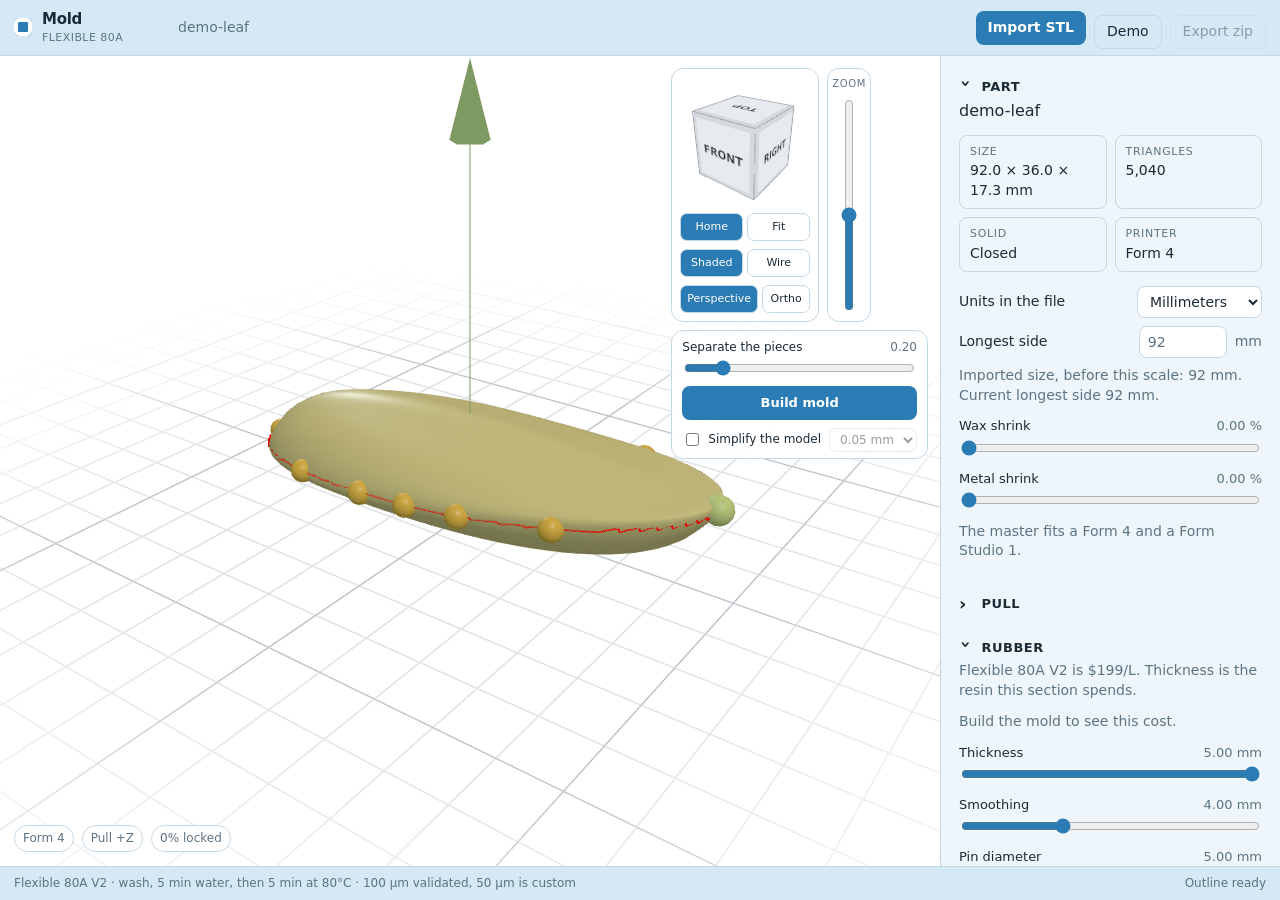
<file: wax-mold/index.html>
<!doctype html>
<html lang="en">
  <head>
    <meta charset="UTF-8" />
    <meta name="viewport" content="width=device-width, initial-scale=1.0" />
    <title>Mold · Flexible 80A</title>
    <script type="module" crossorigin src="/wax-mold/assets/index-DnnDTLvk.js"></script>
    <link rel="stylesheet" crossorigin href="/wax-mold/assets/index-B86LLFlx.css">
  </head>
  <body>
    <div id="root"></div>
  </body>
</html>
</file>
<file: wax-mold/assets/index-B86LLFlx.css>
:root{--bg:#fff;--panel:#d4e8f6;--panel-2:#eef6fb;--line:#c5d8e6;--text:#1a2a36;--muted:#5d7384;--accent:#2b7cb5;--accent-ink:#fff;--warn:#8a5a12;--bad:#b42318;--tabs-dur:.25s;--tabs-ease:cubic-bezier(.22, 1, .36, 1);--tabs-text-muted:#5d7384;--tabs-text-active:#1a2a36;--tabs-bar-bg:#d4e8f6;--tabs-pill-bg:#fff;--lightningcss-light:initial;--lightningcss-dark: ;color-scheme:light;color:var(--text);background:var(--bg);font-family:SF Pro Text,Segoe UI,system-ui,sans-serif;font-size:14px;line-height:1.4}*{box-sizing:border-box}html,body,#root{height:100%;margin:0}button,input,select{font:inherit;color:inherit}.shell{background:var(--bg);grid-template-rows:56px minmax(0,1fr) 34px;height:100%;display:grid}.topbar,.statusbar,.rail{background:var(--panel)}.inspector{background:var(--panel-2)}.topbar{border-bottom:1px solid var(--line);align-items:center;gap:16px;padding:0 14px;display:flex}.brand{align-items:center;gap:10px;min-width:148px;display:flex}.brand strong{letter-spacing:-.02em;font-size:15px;display:block}.brand small{color:var(--muted);letter-spacing:.04em;text-transform:uppercase;font-size:11px;display:block}.mark{background:var(--accent);width:18px;height:18px;box-shadow:inset 0 0 0 4px #fff, inset 0 0 0 6px var(--accent);border-radius:5px}.part-name{text-overflow:ellipsis;white-space:nowrap;min-width:0;color:var(--muted);flex:1;margin:0;overflow:hidden}.top-actions{align-items:center;gap:8px;display:flex}.file,button.ghost,button.build,.files button{border:1px solid var(--line);cursor:pointer;background:0 0;border-radius:8px;height:34px}.file{background:var(--accent);color:var(--accent-ink);border:0;align-items:center;padding:0 12px;font-weight:650;display:inline-flex}.file input{display:none}button.ghost,button.build{padding:0 12px}button.build{background:var(--accent);color:var(--accent-ink);border:0;font-weight:650}button.ghost:disabled,button.build:disabled{opacity:.4;cursor:not-allowed}.workspace{grid-template-columns:minmax(0,1fr) 340px;min-height:0;display:grid}.stage{background:#fff;min-width:0;min-height:0;position:relative}.inspector{border-left:1px solid var(--line);padding:18px 18px 28px;overflow:auto}.view{touch-action:none;width:100%;height:100%;display:block}.load-overlay{z-index:6;background:#ffffffc7;justify-content:center;align-items:center;display:flex;position:absolute;inset:0}.load-card{border:1px solid var(--line);background:#fff;border-radius:12px;width:min(380px,100% - 48px);padding:16px 18px 14px}.load-card p{margin:0 0 10px}.load-track{background:#e4eef5;border-radius:999px;height:8px;overflow:hidden}.load-fill{border-radius:inherit;background:var(--accent);height:100%}.load-percent{color:var(--muted);font-variant-numeric:tabular-nums;margin:8px 0 0}.inspector h2{letter-spacing:.04em;text-transform:uppercase;margin:18px 0 8px;font-size:13px;font-weight:650}.inspector section:first-child h2,.inspector section:first-child .fold.section{margin-top:0}.orient{z-index:2;pointer-events:none;flex-direction:column;align-items:stretch;gap:8px;width:max-content;max-width:calc(100% - 24px);display:flex;position:absolute;top:12px;right:12px}.orient-tools{align-items:flex-start;gap:8px;display:flex}.orient-card,.zoom,.explode-bar{pointer-events:auto}.orient-card{border:1px solid var(--line);background:#fffffff0;border-radius:12px;flex-direction:column;gap:8px;width:148px;padding:8px;display:flex}.orient-modes,.orient-row{grid-template-columns:1fr 1fr;gap:4px;display:grid}.orient button{border:1px solid var(--line);min-height:28px;color:var(--text);cursor:pointer;background:#fff;border-radius:7px;padding:4px 6px;font-size:11px}.orient button[aria-pressed=true]{background:var(--accent);color:var(--accent-ink)}.orient-readout{text-align:center;letter-spacing:.04em;text-transform:uppercase;margin:0;font-size:12px;font-weight:650}.face-pad,.axis-pad{grid-template-columns:repeat(3,1fr);gap:4px;display:grid}.face-pad .top{grid-area:1/2}.face-pad .left{grid-area:2/1}.face-pad .front{grid-area:2/2}.face-pad .right{grid-area:2/3}.face-pad .bottom{grid-area:3/2}.face-pad .back{grid-area:4/2}.axis-pad .y{grid-area:1/2}.axis-pad .x{grid-area:2/1}.axis-pad .z{grid-area:2/3}.zoom{border:1px solid var(--line);background:#fffffff0;border-radius:12px;flex-direction:column;align-self:stretch;align-items:center;gap:6px;padding:8px 4px;display:flex}.zoom span{letter-spacing:.06em;text-transform:uppercase;color:var(--muted);font-size:10px}.view-cube{cursor:pointer;touch-action:none;width:128px;height:128px;margin:0 auto;display:block}.cube-card{align-items:stretch}.zoom input{writing-mode:vertical-lr;width:22px;min-height:88px;accent-color:var(--accent);cursor:pointer;direction:rtl;flex:1}.explode-bar{border:1px solid var(--line);background:#fffffff0;border-radius:12px;padding:8px 10px 6px}.explode-bar .slider{margin:0;font-size:12px}.explode-bar button.build{background:var(--accent);width:100%;height:34px;color:var(--accent-ink);border:0;border-radius:8px;margin-top:8px;font-size:13px;font-weight:650}.explode-bar button.build:disabled{opacity:.4;cursor:not-allowed}.simplify-row{align-items:center;gap:8px;margin-top:8px;font-size:12px;display:flex}.simplify-row label{align-items:center;gap:6px;min-width:0;display:flex}.simplify-row select{border:1px solid var(--line);background:#fff;border-radius:7px;margin-left:auto;padding:3px 6px;font-size:12px}.simplify-row select:disabled{opacity:.45}.hud{pointer-events:none;gap:8px;display:flex;position:absolute;bottom:14px;left:14px}.hud span{border:1px solid var(--line);color:var(--muted);background:#fffffff0;border-radius:999px;padding:4px 8px;font-size:12px}.kicker{letter-spacing:.12em;text-transform:uppercase;color:var(--accent);margin:0;font-size:11px}.inspector-head h2{letter-spacing:-.03em;margin:2px 0 4px;font-size:22px}.hint,.spec,.name{color:var(--muted);margin:0 0 12px}.name{color:var(--text);font-size:16px}.spec{border:1px solid var(--line);background:var(--panel-2);border-radius:8px;padding:10px 12px}.warn{color:var(--warn)}.bad{color:var(--bad)}.stats{grid-template-columns:1fr 1fr;gap:8px;margin:0 0 14px;display:grid}.stats div{background:var(--panel-2);border:1px solid var(--line);border-radius:8px;padding:8px 10px}.stats dt{color:var(--muted);text-transform:uppercase;letter-spacing:.06em;font-size:11px}.stats dd{font-variant-numeric:tabular-nums;margin:2px 0 0}.field,.check{justify-content:space-between;align-items:center;gap:12px;margin:8px 0;display:flex}.field-end{color:var(--muted);align-items:center;gap:8px;display:flex}.field select,.field input{border:1px solid var(--line);background:var(--bg);border-radius:8px;height:32px;padding:0 8px}.field input{font-variant-numeric:tabular-nums;width:88px}.axes{flex-wrap:wrap;gap:6px;margin:4px 0 12px;display:flex}button.axis{border:1px solid var(--line);cursor:pointer;background:0 0;border-radius:8px;height:32px;padding:0 10px}button.axis.on{background:var(--accent);color:var(--accent-ink);border-color:var(--accent)}button.ghost{margin-top:8px}.fold{cursor:pointer;text-align:left;background:0 0;border:0;align-items:center;gap:8px;width:100%;margin-top:10px;padding:4px 0;font-weight:650;display:flex}.fold .arrow{width:.8em;font-size:18px;line-height:1;transition:transform .16s;display:inline-block}.fold .arrow.open{transform:rotate(90deg)}.fold.section{letter-spacing:.04em;text-transform:uppercase;margin:18px 0 0;font-size:13px}.fold-panel{grid-template-rows:0fr;transition:grid-template-rows .18s;display:grid}.fold-panel.open{grid-template-rows:1fr}.fold-panel>div{overflow:hidden}.slider{grid-template-columns:1fr auto;gap:2px 10px;margin:12px 0;font-size:13px;display:grid}.slider input{accent-color:var(--accent);grid-column:1/-1}.slider-value{color:var(--muted);font-variant-numeric:tabular-nums}.tip{z-index:30;color:#fff;pointer-events:none;background:#1a2a36;border-radius:8px;width:240px;padding:8px 10px;font-size:12px;line-height:1.35;position:fixed;transform:translate(-100%,-50%)}.t-tabs{background:var(--tabs-bar-bg);border-radius:48px;align-items:center;gap:3px;margin-bottom:12px;padding:3px;display:inline-flex;position:relative}.t-tab{appearance:none;height:30px;color:var(--tabs-text-muted);cursor:pointer;z-index:1;transition:color var(--tabs-dur) var(--tabs-ease);background:0 0;border:0;border-radius:48px;padding:4px 12px;position:relative}.t-tab:not([aria-selected=true]):hover,.t-tab[aria-selected=true]{color:var(--tabs-text-active)}.t-tabs-pill{background:var(--tabs-pill-bg);width:0;height:30px;transition:transform var(--tabs-dur) var(--tabs-ease), width var(--tabs-dur) var(--tabs-ease);z-index:0;pointer-events:none;border-radius:48px;position:absolute;top:3px;left:0;transform:translate(0)}.cost-line{font-variant-numeric:tabular-nums;justify-content:space-between;gap:12px;margin:0 0 8px;display:flex}.cost-line strong{font-weight:650}.price{margin:12px 0 4px}.price div{border-top:1px solid var(--line);font-variant-numeric:tabular-nums;justify-content:space-between;gap:12px;padding:6px 0;display:flex}.price .total{font-weight:650}.price .hint{margin-top:8px}.files,.notes{margin:8px 0;padding:0;list-style:none}.files li{border-top:1px solid var(--line);justify-content:space-between;align-items:center;gap:8px;padding:8px 0;display:flex}.files li.bad strong{color:var(--bad)}.files small{color:var(--muted);font-size:12px;display:block}.files label{align-items:center;gap:8px;display:flex}.files button{cursor:pointer;background:#fff;padding:0 8px}.notes li{color:var(--muted);margin:6px 0}.swatch{border-radius:50%;flex:none;width:10px;height:10px;display:inline-block}.swatch.mold.a{background:#555a64}.swatch.mold.b{background:#666e78}.swatch.mold.side{background:#4c535c}.swatch.block.a{background:#8ecff0}.swatch.block.b{background:#e4f5fd}.swatch.block.side{background:#b7e2f6}.statusbar{border-top:1px solid var(--line);color:var(--muted);justify-content:space-between;align-items:center;gap:16px;padding:0 14px;font-size:12px;display:flex}.statusbar span:last-child{text-align:right}@media (prefers-reduced-motion:reduce){.t-tabs-pill,.t-tab,.fold .arrow,.fold-panel{transition:none!important}}@media (width<=980px){.workspace{grid-template-rows:minmax(240px,42vh) auto;grid-template-columns:1fr;overflow:auto}.orient-card{width:168px}.zoom input{min-height:88px}.top-actions{flex-wrap:wrap;justify-content:flex-end}.statusbar{align-items:flex-start;padding:8px 14px}}
</file>
